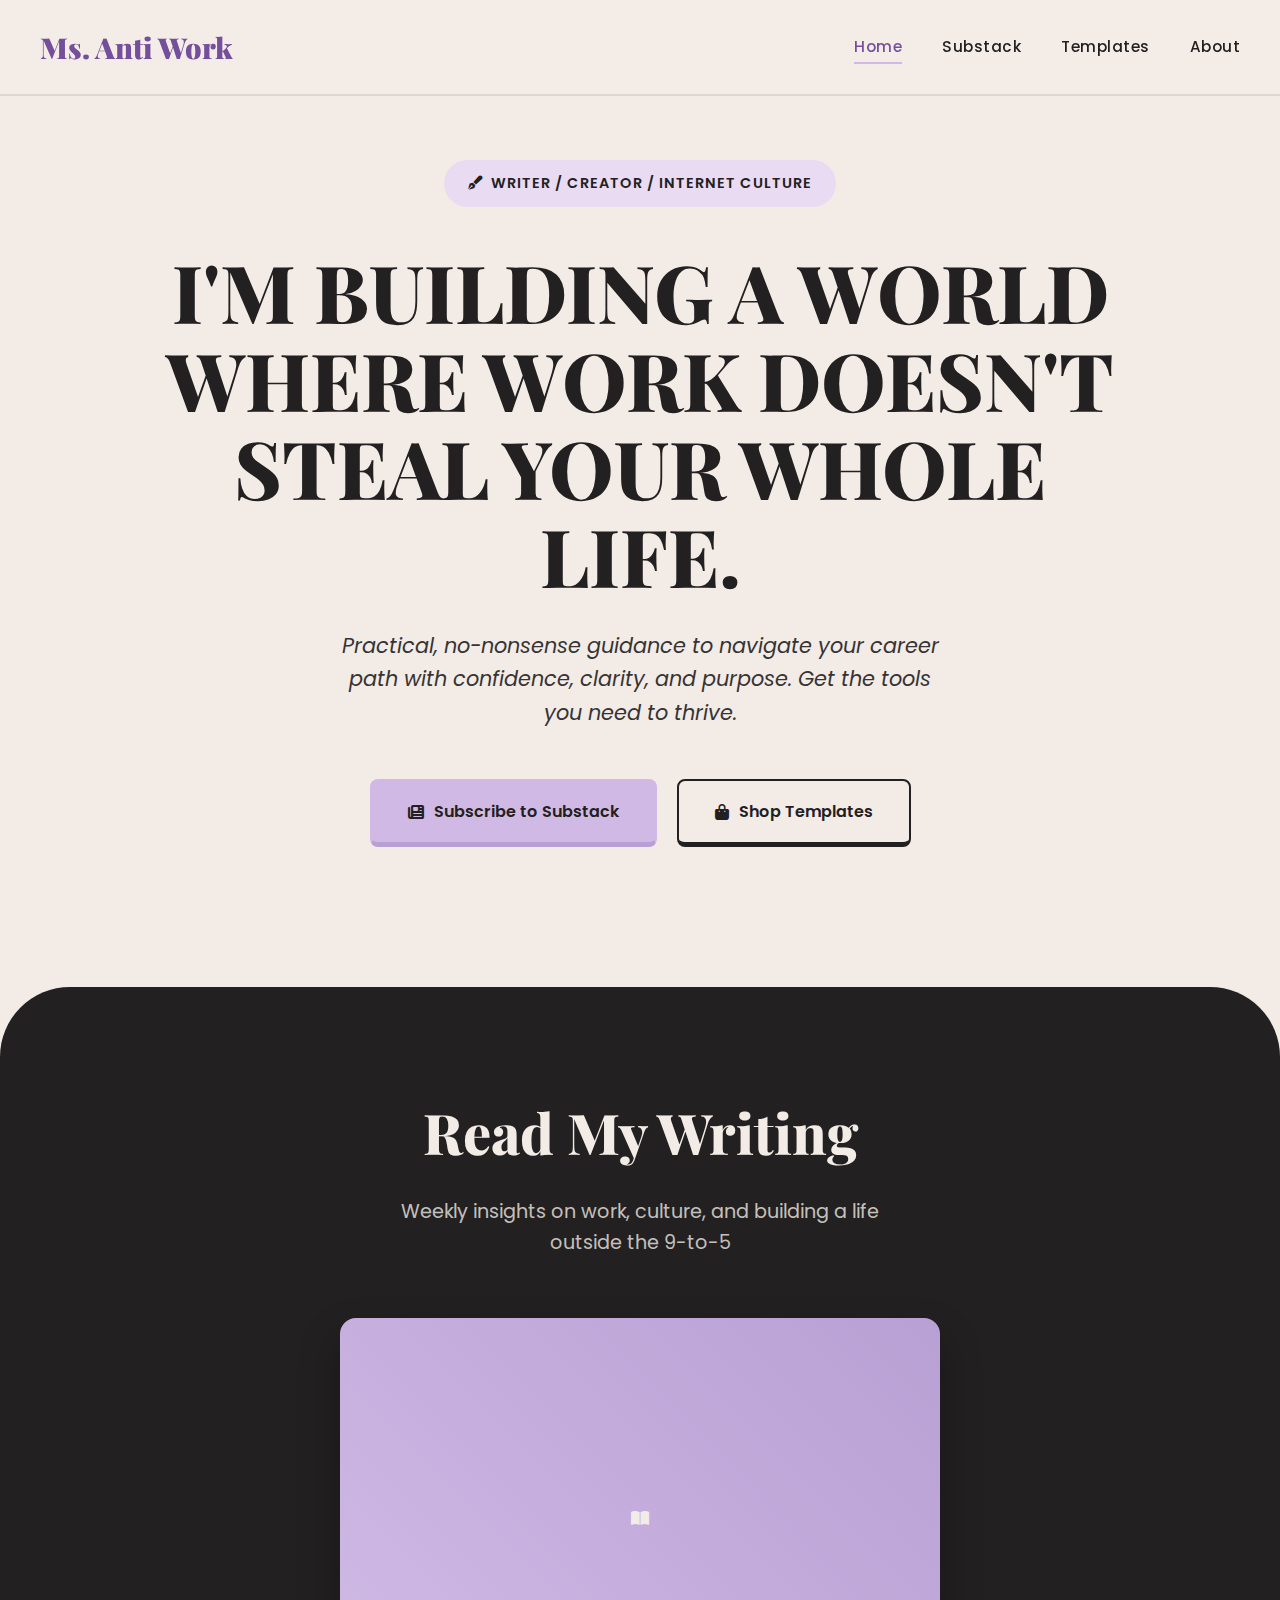
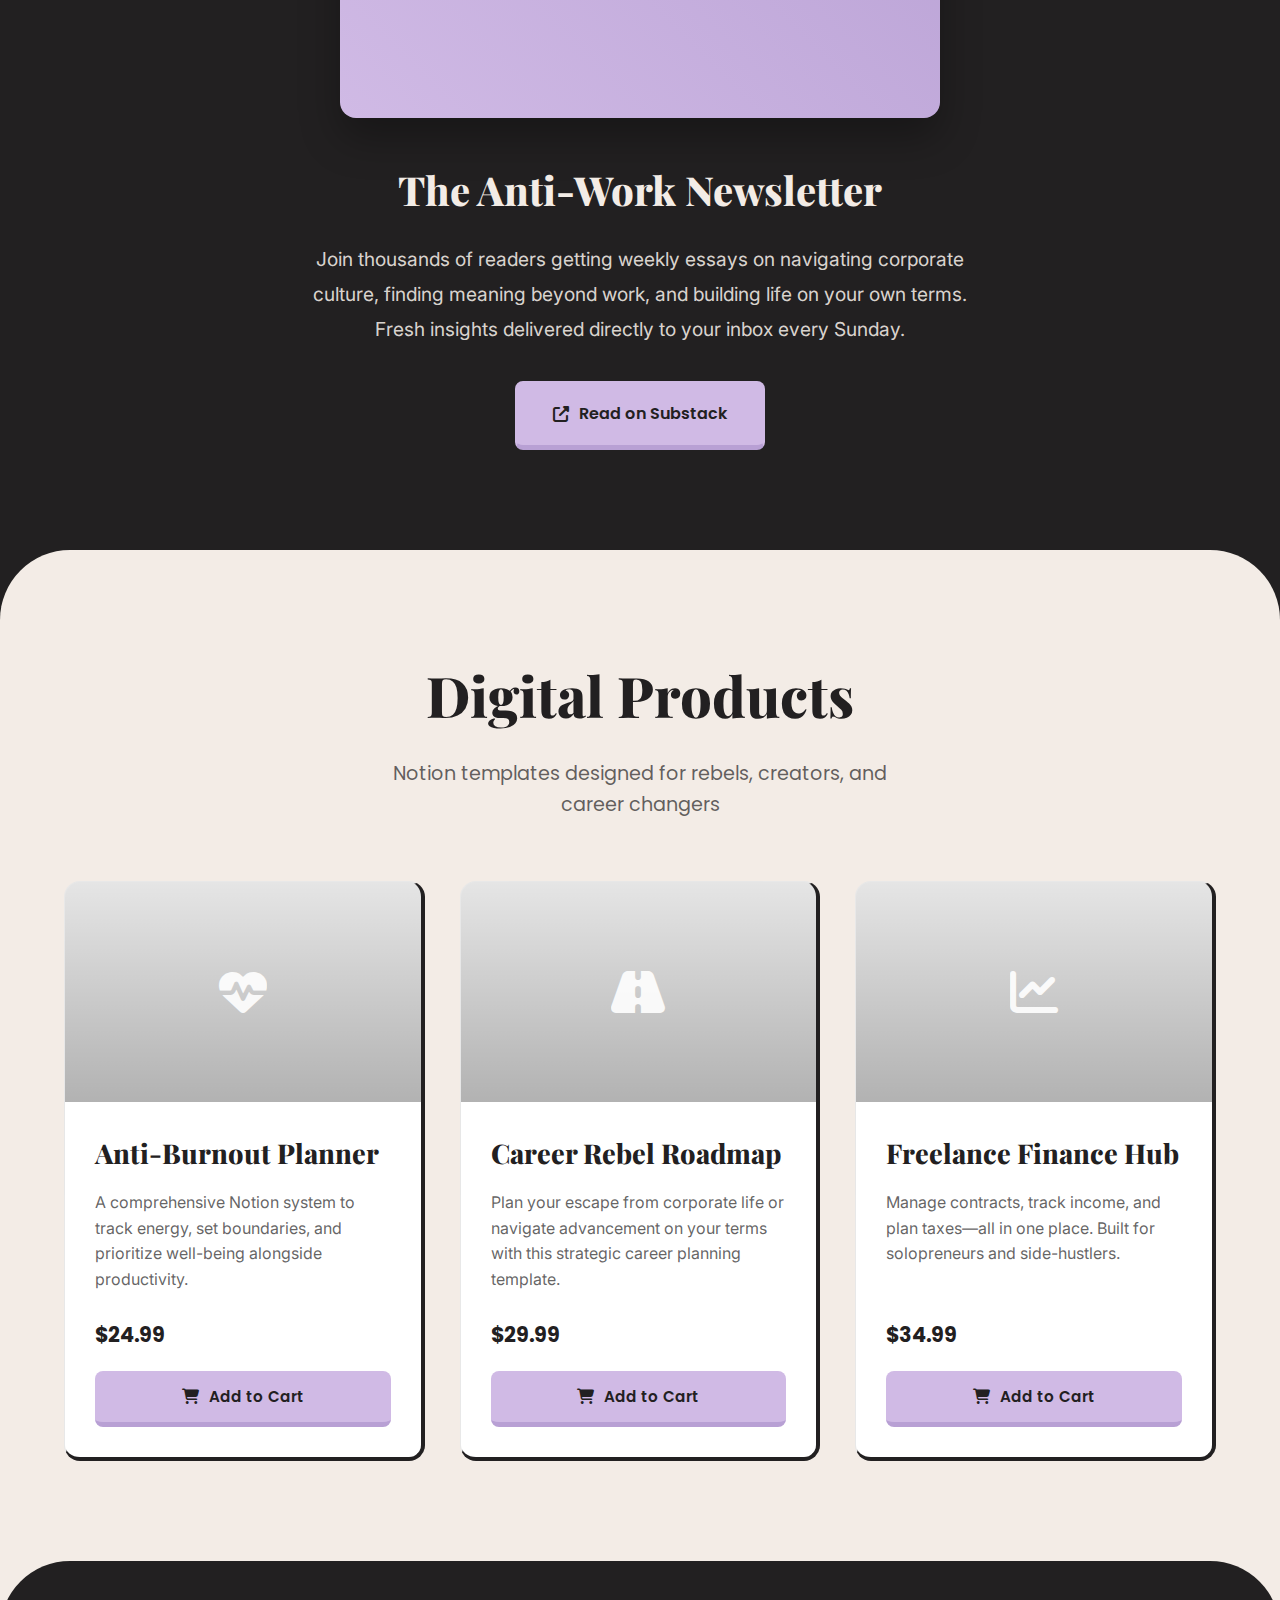
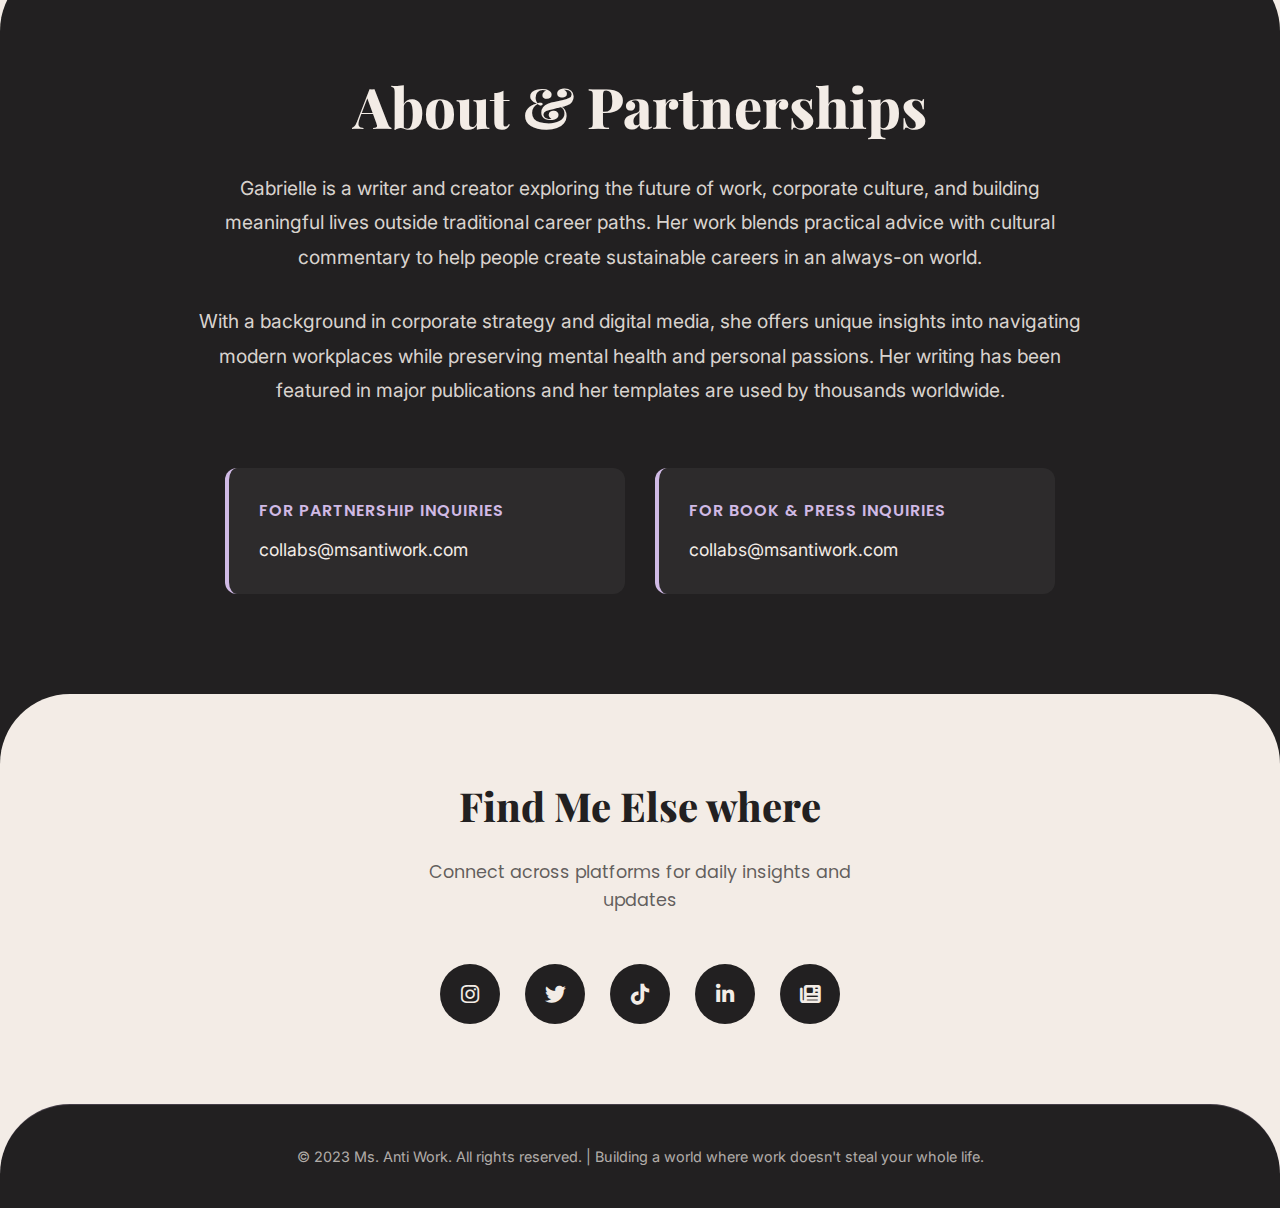
<file: index.html>
<!DOCTYPE html>
<html lang="en">
<head>
    <meta charset="UTF-8">
    <meta name="viewport" content="width=device-width, initial-scale=1.0">
    <title>Ms. Anti Work | Writer & Creator</title>
    <link rel="stylesheet" href="https://cdnjs.cloudflare.com/ajax/libs/font-awesome/6.4.0/css/all.min.css">
    <link rel="preconnect" href="https://fonts.googleapis.com">
    <link rel="preconnect" href="https://fonts.gstatic.com" crossorigin>
    <link href="https://fonts.googleapis.com/css2?family=Playfair+Display:wght@700;800;900&family=Poppins:wght@400;500;600;700&family=Inter:wght@300;400;500;600&display=swap" rel="stylesheet">
    <style>
        /* CSS Reset */
        * {
            margin: 0;
            padding: 0;
            box-sizing: border-box;
        }

        :root {
            --lilac: #d0bae5;
            --cream: #f3ece6;
            --charcoal: #222021;
            --light-lilac: #e8dbf2;
            --transition: all 0.3s cubic-bezier(0.4, 0, 0.2, 1);
        }

        body {
            font-family: 'Inter', sans-serif;
            color: var(--charcoal);
            background-color: var(--cream);
            line-height: 1.6;
            overflow-x: hidden;
        }

        h1, h2, h3 {
            font-family: 'Playfair Display', serif;
            font-weight: 800;
        }

        .subtitle {
            font-family: 'Poppins', sans-serif;
            font-weight: 500;
        }

        .container {
            width: 100%;
            max-width: 1200px;
            margin: 0 auto;
            padding: 0 24px;
        }

        section {
            padding: 100px 0;
        }

        /* Navbar - Clean Luxury */
        .navbar-container {
            background-color: var(--cream);
            position: fixed;
            top: 0;
            width: 100%;
            z-index: 1000;
            border-bottom: 2px solid rgba(34, 32, 33, 0.1);
            backdrop-filter: blur(10px);
            background-color: rgba(243, 236, 230, 0.95);
        }

        .navbar {
            display: flex;
            justify-content: space-between;
            align-items: center;
            padding: 24px 0;
            max-width: 1200px;
            margin: 0 auto;
        }

        .navbar-logo {
            font-family: 'Playfair Display', serif;
            font-weight: 900;
            font-size: 1.8rem;
            color:#734f9c;
        }

        .navbar-links {
            display: flex;
            gap: 40px;
            align-items: center;
        }

        .nav-link {
            color: var(--charcoal);
            text-decoration: none;
            font-family: 'Poppins', sans-serif;
            font-weight: 500;
            font-size: 0.95rem;
            letter-spacing: 0.5px;
            transition: var(--transition);
            position: relative;
        }

        .nav-link:hover {
            color:#734f9c;
        }

        .nav-link.active {
            color:#734f9c;
        }

        .nav-link.active::after {
            content: '';
            position: absolute;
            bottom: -5px;
            left: 0;
            width: 100%;
            height: 2px;
            background-color: var(--lilac);
        }

        .menu-toggle {
            display: none;
            background: none;
            border: none;
            color: var(--charcoal);
            font-size: 1.5rem;
            cursor: pointer;
        }

        /* Hero Section - Compact & High Energy */
        .hero-section {
            padding-top: 160px;
            padding-bottom: 80px;
            min-height: 100vh;
            display: flex;
            align-items: center;
        }

        .hero-content {
            max-width: 1000px;
            margin: 0 auto;
            text-align: center;
        }

        .hero-tag {
            display: inline-flex;
            align-items: center;
            gap: 8px;
            background-color: var(--light-lilac);
            color: var(--charcoal);
            padding: 12px 24px;
            border-radius: 30px;
            font-family: 'Poppins', sans-serif;
            font-weight: 600;
            font-size: 0.9rem;
            text-transform: uppercase;
            letter-spacing: 1px;
            margin-bottom: 40px;
        }

        .hero-title {
            font-size: 5rem;
            line-height: 1.1;
            margin-bottom: 30px;
            color: var(--charcoal);
            text-transform: uppercase;
        }

        .hero-subtitle {
            font-family: 'Poppins', sans-serif;
            font-size: 1.3rem;
            color: var(--charcoal);
            max-width: 600px;
            margin: 0 auto 50px;
            opacity: 0.9;
            font-style: italic;
        }

        .hero-buttons {
            display: flex;
            gap: 20px;
            justify-content: center;
            margin-bottom: 60px;
        }

        .btn {
            display: inline-flex;
            align-items: center;
            justify-content: center;
            gap: 10px;
            padding: 18px 36px;
            font-family: 'Poppins', sans-serif;
            font-weight: 600;
            font-size: 1rem;
            text-decoration: none;
            border-radius: 8px;
            transition: var(--transition);
            border: 2px solid transparent;
        }

        .btn-primary {
            background-color: var(--lilac);
            color: var(--charcoal);
            border-bottom: #b8a0d4 5px solid;
        }

        .btn-primary:hover {
            background-color: var(--charcoal);
            color: var(--cream);
            transform: translateY(-2px);
            box-shadow: 0 10px 30px rgba(208, 186, 229, 0.3);
            border-bottom: black 5px solid;
        }

        .btn-secondary {
            background-color: transparent;
            color: var(--charcoal);
            border: 2px solid var(--charcoal);
            border-bottom: #222021 5px solid;
        }

        .btn-secondary:hover {
            background-color: var(--charcoal);
            color: var(--cream);
            transform: translateY(-2px);
        }

        /* Updated Substack Section - Book Image Centered */
        .substack-section {
            background-color: var(--charcoal);
            color: var(--cream);
            padding: 100px 0;
            border-radius: 70px 70px 0px 0px;
        }

        .section-header {
            text-align: center;
            margin-bottom: 60px;
        }

        .section-title {
            font-size: 3.5rem;
            margin-bottom: 20px;
            color: var(--cream);
        }

        .section-subtitle {
            font-family: 'Poppins', sans-serif;
            font-size: 1.2rem;
            color: rgba(243, 236, 230, 0.8);
            max-width: 500px;
            margin: 0 auto;
        }

        .book-container {
            display: flex;
            flex-direction: column;
            align-items: center;
            max-width: 900px;
            margin: 0 auto;
        }

        .book-image {
            width: 100%;
            max-width: 600px;
            height: 400px;
            background: linear-gradient(45deg, var(--lilac), #b8a0d4);
            border-radius: 16px;
            margin-bottom: 40px;
            display: flex;
            align-items: center;
            justify-content: center;
            overflow: hidden;
            box-shadow: 0 20px 40px rgba(0, 0, 0, 0.3);
            position: relative;
        }

        .book-image::before {
            content: "";
            position: absolute;
            top: 0;
            left: 0;
            right: 0;
            bottom: 0;
            background: url('https://images.unsplash.com/photo-1544716278-ca5e3f4abd8c?ixlib=rb-4.0.3&ixid=M3wxMjA3fDB8MHxwaG90by1wYWdlfHx8fGVufDB8fHx8fA%3D%3D&auto=format&fit=crop&w=1074&q=80') center/cover no-repeat;
            opacity: 0.9;
        }

        .book-content {
            text-align: center;
            max-width: 700px;
        }

        .book-content h3 {
            font-size: 2.5rem;
            margin-bottom: 20px;
            color: var(--cream);
        }

        .book-content p {
            font-family: 'Inter', sans-serif;
            font-size: 1.2rem;
            margin-bottom: 35px;
            line-height: 1.8;
            color: rgba(243, 236, 230, 0.9);
        }

        /* Updated Products Section - Images with CTA Buttons */
        .products-section {
            border-radius: 70px 70px 0px 0px;
            padding: 100px 0;
            background-color: var(--cream);
        }

        .products-section .section-title {
            color: var(--charcoal);
        }

        .products-section .section-subtitle {
            color: rgba(34, 32, 33, 0.7);
        }

        .products-grid {
            display: grid;
            grid-template-columns: repeat(auto-fit, minmax(300px, 1fr));
            gap: 35px;
            margin-top: 60px;
        }

        .product-card {
            background-color: white;
            border-radius: 16px;
            overflow: hidden;
            transition: var(--transition);
            border: 1px solid rgba(34, 32, 33, 0.1);
            display: flex;
            flex-direction: column;
            height: 100%;
            border-right: #222021 4px solid;
            border-bottom: #222021 4px solid;
        }

        .product-card:hover {
            transform: translateY(-10px);
            box-shadow: 0 20px 40px rgba(34, 32, 33, 0.1);
            border-color: var(--lilac);
        }

        .product-image {
            width: 100%;
            height: 220px;
            background-size: cover;
            background-position: center;
            display: flex;
            align-items: center;
            justify-content: center;
            position: relative;
        }

        .product-image::after {
            content: "";
            position: absolute;
            top: 0;
            left: 0;
            right: 0;
            bottom: 0;
            background: linear-gradient(to bottom, rgba(0,0,0,0.1), rgba(0,0,0,0.3));
        }

        .product-image i {
            z-index: 2;
            font-size: 3rem;
            color: white;
            opacity: 0.9;
        }

        .product-content {
            padding: 30px;
            display: flex;
            flex-direction: column;
            flex-grow: 1;
            text-decoration: none !important;
        }

        .product-name {
            font-size: 1.7rem;
            margin-bottom: 15px;
            color: var(--charcoal);
            text-decoration: none !important;
        }

        .product-desc {
            font-family: 'Inter', sans-serif;
            color: rgba(34, 32, 33, 0.7);
            margin-bottom: 25px;
            line-height: 1.6;
            flex-grow: 1;
        }

        .product-price {
            font-family: 'Poppins', sans-serif;
            font-weight: 700;
            font-size: 1.3rem;
            color: var(--charcoal);
            margin-bottom: 20px;
        }

        .product-btn {
            display: inline-flex;
            align-items: center;
            justify-content: center;
            gap: 10px;
            padding: 14px 24px;
            background-color: var(--lilac);
            color: var(--charcoal);
            border-radius: 8px;
            text-decoration: none;
            font-family: 'Poppins', sans-serif;
            font-weight: 600;
            font-size: 0.95rem;
            transition: var(--transition);
            border: none;
            cursor: pointer;
            width: 100%;
            border-bottom: #b8a0d4 5px solid;
        }

        .product-btn:hover {
            background-color: var(--charcoal);
            color: var(--cream);
            transform: translateY(-2px);
        }

        /* Updated About Section - Fully Responsive */
        .about-section {
            padding: 100px 0;
            background-color: var(--charcoal);
            color: var(--cream);
            border-radius: 70px 70px 0px 0px;
        }

        .about-container {
            max-width: 900px;
            margin: 0 auto;
            text-align: center;
        }

        .about-content {
            margin-bottom: 60px;
        }

        .about-content p {
            font-family: 'Inter', sans-serif;
            font-size: 1.2rem;
            line-height: 1.8;
            margin-bottom: 30px;
            color: rgba(243, 236, 230, 0.9);
        }

        .contact-info {
            display: flex;
            flex-wrap: wrap;
            justify-content: center;
            gap: 30px;
            max-width: 900px;
            margin: 0 auto;
        }

        .contact-item {
            text-align: left;
            padding: 30px;
            background-color: rgba(255, 255, 255, 0.05);
            border-radius: 12px;
            border-left: 4px solid var(--lilac);
            flex: 1;
            min-width: 250px;
            max-width: 400px;
        }

        .contact-label {
            font-family: 'Poppins', sans-serif;
            font-weight: 600;
            margin-bottom: 12px;
            color: var(--lilac);
            font-size: 1rem;
            text-transform: uppercase;
            letter-spacing: 1px;
        }

        .contact-email {
            font-family: 'Inter', sans-serif;
            color: var(--cream);
            text-decoration: none;
            font-size: 1.1rem;
            transition: var(--transition);
            word-break: break-all;
        }

        .contact-email:hover {
            color: var(--lilac);
            text-decoration: underline;
        }

        /* Social Section - Clean Icons */
        .social-section {
            padding: 80px 0;
            background-color: var(--cream);
            text-align: center;
            border-radius: 70px 70px 0px 0px;
        }

        .social-title {
            font-size: 2.5rem;
            margin-bottom: 20px;
            color: var(--charcoal);
        }

        .social-subtitle {
            font-family: 'Poppins', sans-serif;
            font-size: 1.1rem;
            color: rgba(34, 32, 33, 0.7);
            margin-bottom: 50px;
            max-width: 500px;
            margin: 0 auto 50px;
        }

        .social-links {
            display: flex;
            justify-content: center;
            gap: 25px;
            flex-wrap: wrap;
        }

        .social-link {
            display: flex;
            align-items: center;
            justify-content: center;
            width: 60px;
            height: 60px;
            background-color: var(--charcoal);
            color: var(--cream);
            border-radius: 50%;
            font-size: 1.3rem;
            transition: var(--transition);
            text-decoration: none;
        }

        .social-link:hover {
            background-color: var(--lilac);
            color: var(--charcoal);
            transform: translateY(-5px);
        }

        /* Footer */
        .footer {
            padding: 40px 0;
            background-color: var(--charcoal);
            color: var(--cream);
            text-align: center;
            border-top: 1px solid rgba(208, 186, 229, 0.2);
            border-radius: 70px 70px 0px 0px;
        }

        .footer-text {
            font-family: 'Inter', sans-serif;
            font-size: 0.9rem;
            color: rgba(243, 236, 230, 0.7);
        }

        /* Responsive Design */
        @media (max-width: 1200px) {
            .container {
                padding: 0 30px;
            }
        }

        @media (max-width: 1024px) {
            .hero-title {
                font-size: 3.5rem;
            }
            
            .section-title {
                font-size: 2.8rem;
            }
            
            .book-image {
                max-width: 500px;
                height: 350px;
            }
        }

        @media (max-width: 900px) {
            .contact-info {
                flex-direction: column;
                align-items: center;
            }
            
            .contact-item {
                width: 100%;
                max-width: 500px;
            }
        }

        @media (max-width: 768px) {
            .navbar-links {
                position: fixed;
                top: 90px;
                left: 0;
                width: 100%;
                background-color: var(--cream);
                flex-direction: column;
                padding: 30px;
                gap: 25px;
                transform: translateY(-100%);
                opacity: 0;
                visibility: hidden;
                transition: var(--transition);
                box-shadow: 0 10px 30px rgba(34, 32, 33, 0.1);
                z-index: 999;
            }
            
            .navbar-links.active {
                transform: translateY(0);
                opacity: 1;
                visibility: visible;
            }
            
            .menu-toggle {
                display: block;
            }
            
            .hero-section {
                padding-top: 140px;
            }
            
            .hero-title {
                font-size: 2.8rem;
            }
            
            .hero-subtitle {
                font-size: 1.1rem;
            }
            
            .hero-buttons {
                flex-direction: column;
                align-items: center;
            }
            
            .btn {
                width: 100%;
                max-width: 300px;
            }
            
            .section-title {
                font-size: 2.3rem;
            }
            
            .book-image {
                height: 300px;
                max-width: 450px;
            }
            
            .book-content h3 {
                font-size: 2rem;
            }
            
            .products-grid {
                grid-template-columns: repeat(auto-fit, minmax(280px, 1fr));
                max-width: 600px;
                margin: 60px auto 0;
            }
        }

        @media (max-width: 600px) {
            section {
                padding: 80px 0;
            }
            
            .hero-title {
                font-size: 2.3rem;
            }
            
            .section-title {
                font-size: 2rem;
            }
            
            .book-image {
                height: 250px;
                max-width: 350px;
            }
            
            .book-content p {
                font-size: 1.1rem;
            }
            
            .products-grid {
                grid-template-columns: 1fr;
                max-width: 400px;
            }
            
            .contact-item {
                padding: 25px 20px;
            }
            
            .substack-section,
            .about-section {
                border-radius: 50px 50px 0 0;
            }
        }

        @media (max-width: 480px) {
            .container {
                padding: 0 20px;
            }
            
            .hero-title {
                font-size: 2rem;
            }
            
            .section-title {
                font-size: 1.8rem;
            }
            
            .book-image {
                height: 200px;
                max-width: 300px;
            }
            
            .book-content h3 {
                font-size: 1.7rem;
            }
            
            .book-content p {
                font-size: 1rem;
            }
            
            .product-card {
                max-width: 100%;
            }
            
            .contact-item {
                padding: 20px;
                min-width: 100%;
            }
            
            .social-links {
                gap: 15px;
            }
            
            .social-link {
                width: 50px;
                height: 50px;
                font-size: 1.1rem;
            }
            
            .substack-section,
            .about-section {
                border-radius: 40px 40px 0 0;
            }
        }

        @media (max-width: 360px) {
            .hero-title {
                font-size: 1.8rem;
            }
            
            .hero-subtitle {
                font-size: 1rem;
            }
            
            .section-title {
                font-size: 1.6rem;
            }
            
            .book-image {
                height: 180px;
                max-width: 260px;
            }
        }
    </style>
</head>
<body>
    <!-- Navigation -->
    <header class="navbar-container">
        <nav class="navbar container">
            <div class="navbar-logo">Ms. Anti Work</div>
            
            <div class="navbar-links" id="navbarLinks">
                <a href="#home" class="nav-link active">Home</a>
                <a href="#substack" class="nav-link">Substack</a>
                <a href="#products" class="nav-link">Templates</a>
                <a href="#about" class="nav-link">About</a>
            </div>
            
            <button class="menu-toggle" id="menuToggle">
                <i class="fas fa-bars"></i>
            </button>
        </nav>
    </header>

    <!-- Hero Section -->
    <section class="hero-section" id="home">
        <div class="container">
            <div class="hero-content">
                <div class="hero-tag">
                    <i class="fas fa-pen-fancy"></i>
                    <span>Writer / Creator / Internet Culture</span>
                </div>
                
                <h1 class="hero-title">
                    I'm building a world where work doesn't steal your whole life.
                </h1>
                
                <p class="hero-subtitle">
                    Practical, no-nonsense guidance to navigate your career path with confidence, clarity, and purpose. Get the tools you need to thrive.
                </p>
                
                <div class="hero-buttons">
                    <a href="https://substack.com/@msantiwork" target="_blank" class="btn btn-primary">
                        <i class="fas fa-newspaper"></i> Subscribe to Substack
                    </a>
                    <a href="#products" class="btn btn-secondary">
                        <i class="fas fa-shopping-bag"></i> Shop Templates
                    </a>
                </div>
            </div>
        </div>
    </section>

    <!-- Updated Substack Section -->
    <section class="substack-section" id="substack">
        <div class="container">
            <div class="section-header">
                <h2 class="section-title">Read My Writing</h2>
                <p class="section-subtitle">Weekly insights on work, culture, and building a life outside the 9-to-5</p>
            </div>
            
            <div class="book-container">
                <div class="book-image">
                    <i class="fas fa-book-open"></i>
                </div>
                <div class="book-content">
                    <h3>The Anti-Work Newsletter</h3>
                    <p>Join thousands of readers getting weekly essays on navigating corporate culture, finding meaning beyond work, and building life on your own terms. Fresh insights delivered directly to your inbox every Sunday.</p>
                    <a href="https://substack.com/@msantiwork" target="_blank" class="btn btn-primary">
                        <i class="fas fa-external-link-alt"></i> Read on Substack
                    </a>
                </div>
            </div>
        </div>
    </section>

    <!-- Updated Products Section -->
     <div style="background-color: #222021 !important;">
    <section class="products-section" id="products">
        <div class="container">
            <div class="section-header">
                <h2 class="section-title">Digital Products</h2>
                <p class="section-subtitle">Notion templates designed for rebels, creators, and career changers</p>
            </div>
            
            <div class="products-grid">
                <!-- Template 1 -->
                <div class="product-card">
                    <div class="product-image" style="background-image: url('https://images.unsplash.com/photo-1545235617-9465d2a55698?ixlib=rb-4.0.3&ixid=M3wxMjA3fDB8MHxwaG90by1wYWdlfHx8fGVufDB8fHx8fA%3D%3D&auto=format&fit=crop&w=1180&q=80');">
                        <i class="fas fa-heartbeat"></i>
                    </div>
                    <div class="product-content">
                        <h3 class="product-name">Anti-Burnout Planner</h3>
                        <p class="product-desc">A comprehensive Notion system to track energy, set boundaries, and prioritize well-being alongside productivity.</p>
                        <div class="product-price">$24.99</div>
                        <button class="product-btn">
                            <i class="fas fa-shopping-cart"></i> Add to Cart
                        </button>
                    </div>
                </div>
                
                <!-- Template 2 -->
                <div class="product-card">
                    <div class="product-image" style="background-image: url('https://images.unsplash.com/photo-1542744173-8e7e53415bb0?ixlib=rb-4.0.3&ixid=M3wxMjA3fDB8MHxwaG90by1wYWdlfHx8fGVufDB8fHx8fA%3D%3D&auto=format&fit=crop&w=1170&q=80');">
                        <i class="fas fa-road"></i>
                    </div>
                    <div class="product-content">
                        <h3 class="product-name">Career Rebel Roadmap</h3>
                        <p class="product-desc">Plan your escape from corporate life or navigate advancement on your terms with this strategic career planning template.</p>
                        <div class="product-price">$29.99</div>
                        <button class="product-btn">
                            <i class="fas fa-shopping-cart"></i> Add to Cart
                        </button>
                    </div>
                </div>
                
                <!-- Template 3 -->
                <div class="product-card">
                    <div class="product-image" style="background-image: url('https://images.unsplash.com/photo-1554224155-6726b3ff858f?ixlib=rb-4.0.3&ixid=M3wxMjA3fDB8MHxwaG90by1wYWdlfHx8fGVufDB8fHx8fA%3D%3D&auto=format&fit=crop&w=1011&q=80');">
                        <i class="fas fa-chart-line"></i>
                    </div>
                    <div class="product-content">
                        <h3 class="product-name">Freelance Finance Hub</h3>
                        <p class="product-desc">Manage contracts, track income, and plan taxes—all in one place. Built for solopreneurs and side-hustlers.</p>
                        <div class="product-price">$34.99</div>
                        <button class="product-btn">
                            <i class="fas fa-shopping-cart"></i> Add to Cart
                        </button>
                    </div>
                </div>
            </div>
        </div>
    </section>
    </div>

    <!-- Updated About Section -->
    <section class="about-section" id="about">
        <div class="container">
            <div class="about-container">
                <div class="about-content">
                    <h2 class="section-title">About & Partnerships</h2>
                    <p>
                        Gabrielle is a writer and creator exploring the future of work, corporate culture, and building meaningful lives outside traditional career paths. Her work blends practical advice with cultural commentary to help people create sustainable careers in an always-on world.
                    </p>
                    <p>
                        With a background in corporate strategy and digital media, she offers unique insights into navigating modern workplaces while preserving mental health and personal passions. Her writing has been featured in major publications and her templates are used by thousands worldwide.
                    </p>
                </div>
                
                <div class="contact-info">
                    <div class="contact-item">
                        <div class="contact-label">For Partnership Inquiries</div>
                        <a href="mailto:collabs@msantiwork.com" class="contact-email">collabs@msantiwork.com</a>
                    </div>
                    
                    <div class="contact-item">
                        <div class="contact-label">For Book & Press Inquiries</div>
                        <a href="mailto:collabs@msantiwork.com" class="contact-email">collabs@msantiwork.com</a>
                    </div>
                </div>
            </div>
        </div>
    </section>

    <!-- Social Section -->
     <div style="background-color: #222021;">
    <section class="social-section">
        <div class="container">
            <h2 class="social-title">Find Me Else where</h2>
            <p class="social-subtitle">Connect across platforms for daily insights and updates</p>
            
            <div class="social-links">
                <a href="https://instagram.com/msantiwork" target="_blank" class="social-link">
                    <i class="fab fa-instagram"></i>
                </a>
                <a href="https://twitter.com/msantiwork" target="_blank" class="social-link">
                    <i class="fab fa-twitter"></i>
                </a>
                <a href="https://tiktok.com/@msantiwork" target="_blank" class="social-link">
                    <i class="fab fa-tiktok"></i>
                </a>
                <a href="https://linkedin.com/in/msantiwork" target="_blank" class="social-link">
                    <i class="fab fa-linkedin-in"></i>
                </a>
                <a href="https://substack.com/@msantiwork" target="_blank" class="social-link">
                    <i class="fas fa-newspaper"></i>
                </a>
            </div>
        </div>
    </section>
    </div>

    <!-- Footer -->
    <footer class="footer">
        <div class="container">
            <p class="footer-text">© 2023 Ms. Anti Work. All rights reserved. | Building a world where work doesn't steal your whole life.</p>
        </div>
    </footer>

    <script>
        // Mobile Menu Toggle
        const menuToggle = document.getElementById('menuToggle');
        const navbarLinks = document.getElementById('navbarLinks');

        menuToggle.addEventListener('click', function() {
            navbarLinks.classList.toggle('active');
            
            // Change icon
            const icon = this.querySelector('i');
            if (navbarLinks.classList.contains('active')) {
                icon.classList.remove('fa-bars');
                icon.classList.add('fa-times');
            } else {
                icon.classList.remove('fa-times');
                icon.classList.add('fa-bars');
            }
        });

        // Close mobile menu when clicking on a link
        document.querySelectorAll('.nav-link').forEach(link => {
            link.addEventListener('click', function(e) {
                // Only prevent default for anchor links
                if (this.getAttribute('href').startsWith('#')) {
                    e.preventDefault();
                    
                    const targetId = this.getAttribute('href');
                    const targetElement = document.querySelector(targetId);
                    
                    if (targetElement) {
                        window.scrollTo({
                            top: targetElement.offsetTop - 100,
                            behavior: 'smooth'
                        });
                    }
                }
                
                // Close mobile menu
                if (navbarLinks.classList.contains('active')) {
                    navbarLinks.classList.remove('active');
                    const icon = menuToggle.querySelector('i');
                    icon.classList.remove('fa-times');
                    icon.classList.add('fa-bars');
                }
                
                // Update active link
                document.querySelectorAll('.nav-link').forEach(item => {
                    item.classList.remove('active');
                });
                this.classList.add('active');
            });
        });

        // Update active link on scroll
        window.addEventListener('scroll', function() {
            const sections = document.querySelectorAll('section');
            const navLinks = document.querySelectorAll('.nav-link');
            
            let current = '';
            
            sections.forEach(section => {
                const sectionTop = section.offsetTop;
                const sectionHeight = section.clientHeight;
                if (scrollY >= (sectionTop - 150)) {
                    current = section.getAttribute('id');
                }
            });
            
            navLinks.forEach(link => {
                link.classList.remove('active');
                if (link.getAttribute('href') === `#${current}`) {
                    link.classList.add('active');
                }
            });
        });

        // Handle product button clicks
        document.querySelectorAll('.product-btn').forEach(button => {
            button.addEventListener('click', function(e) {
                const productName = this.closest('.product-card').querySelector('.product-name').textContent;
                alert(`"${productName}" has been added to your cart! In a real website, this would redirect to checkout.`);
            });
        });

        // Make entire page responsive with additional adjustments
        window.addEventListener('resize', function() {
            // Update book image size based on viewport
            const bookImage = document.querySelector('.book-image');
            if (bookImage) {
                if (window.innerWidth <= 480) {
                    bookImage.style.maxWidth = '280px';
                } else if (window.innerWidth <= 600) {
                    bookImage.style.maxWidth = '350px';
                } else if (window.innerWidth <= 768) {
                    bookImage.style.maxWidth = '450px';
                } else {
                    bookImage.style.maxWidth = '600px';
                }
            }
        });

        // Initialize on load
        document.addEventListener('DOMContentLoaded', function() {
            // Trigger resize event to set initial values
            window.dispatchEvent(new Event('resize'));
        });
    </script>

    <!--Start of Tawk.to Script-->
<script type="text/javascript">
var Tawk_API=Tawk_API||{}, Tawk_LoadStart=new Date();
(function(){
var s1=document.createElement("script"),s0=document.getElementsByTagName("script")[0];
s1.async=true;
s1.src='https://embed.tawk.to/69383529ed8dee197d0ec1e4/1jc1ovb2v';
s1.charset='UTF-8';
s1.setAttribute('crossorigin','*');
s0.parentNode.insertBefore(s1,s0);
})();
</script>
<!--End of Tawk.to Script-->
</body>
</html>
</file>
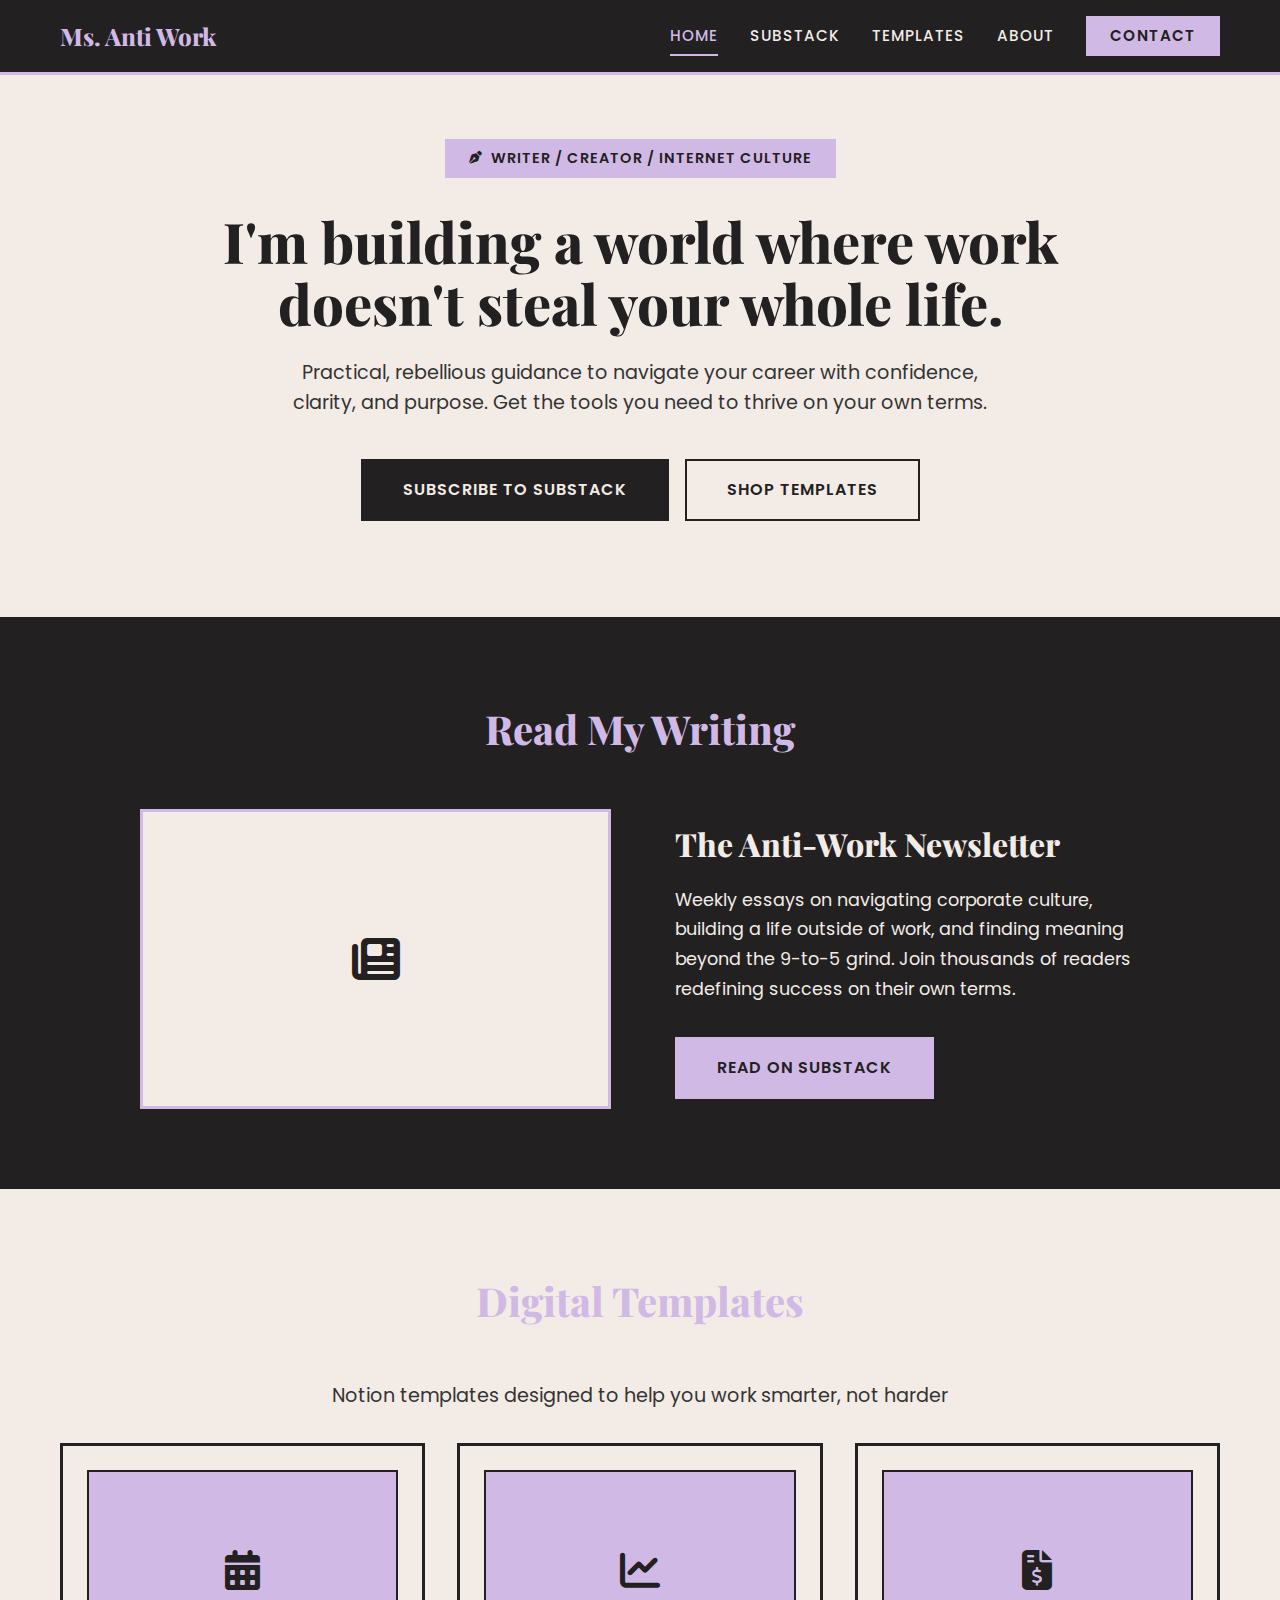
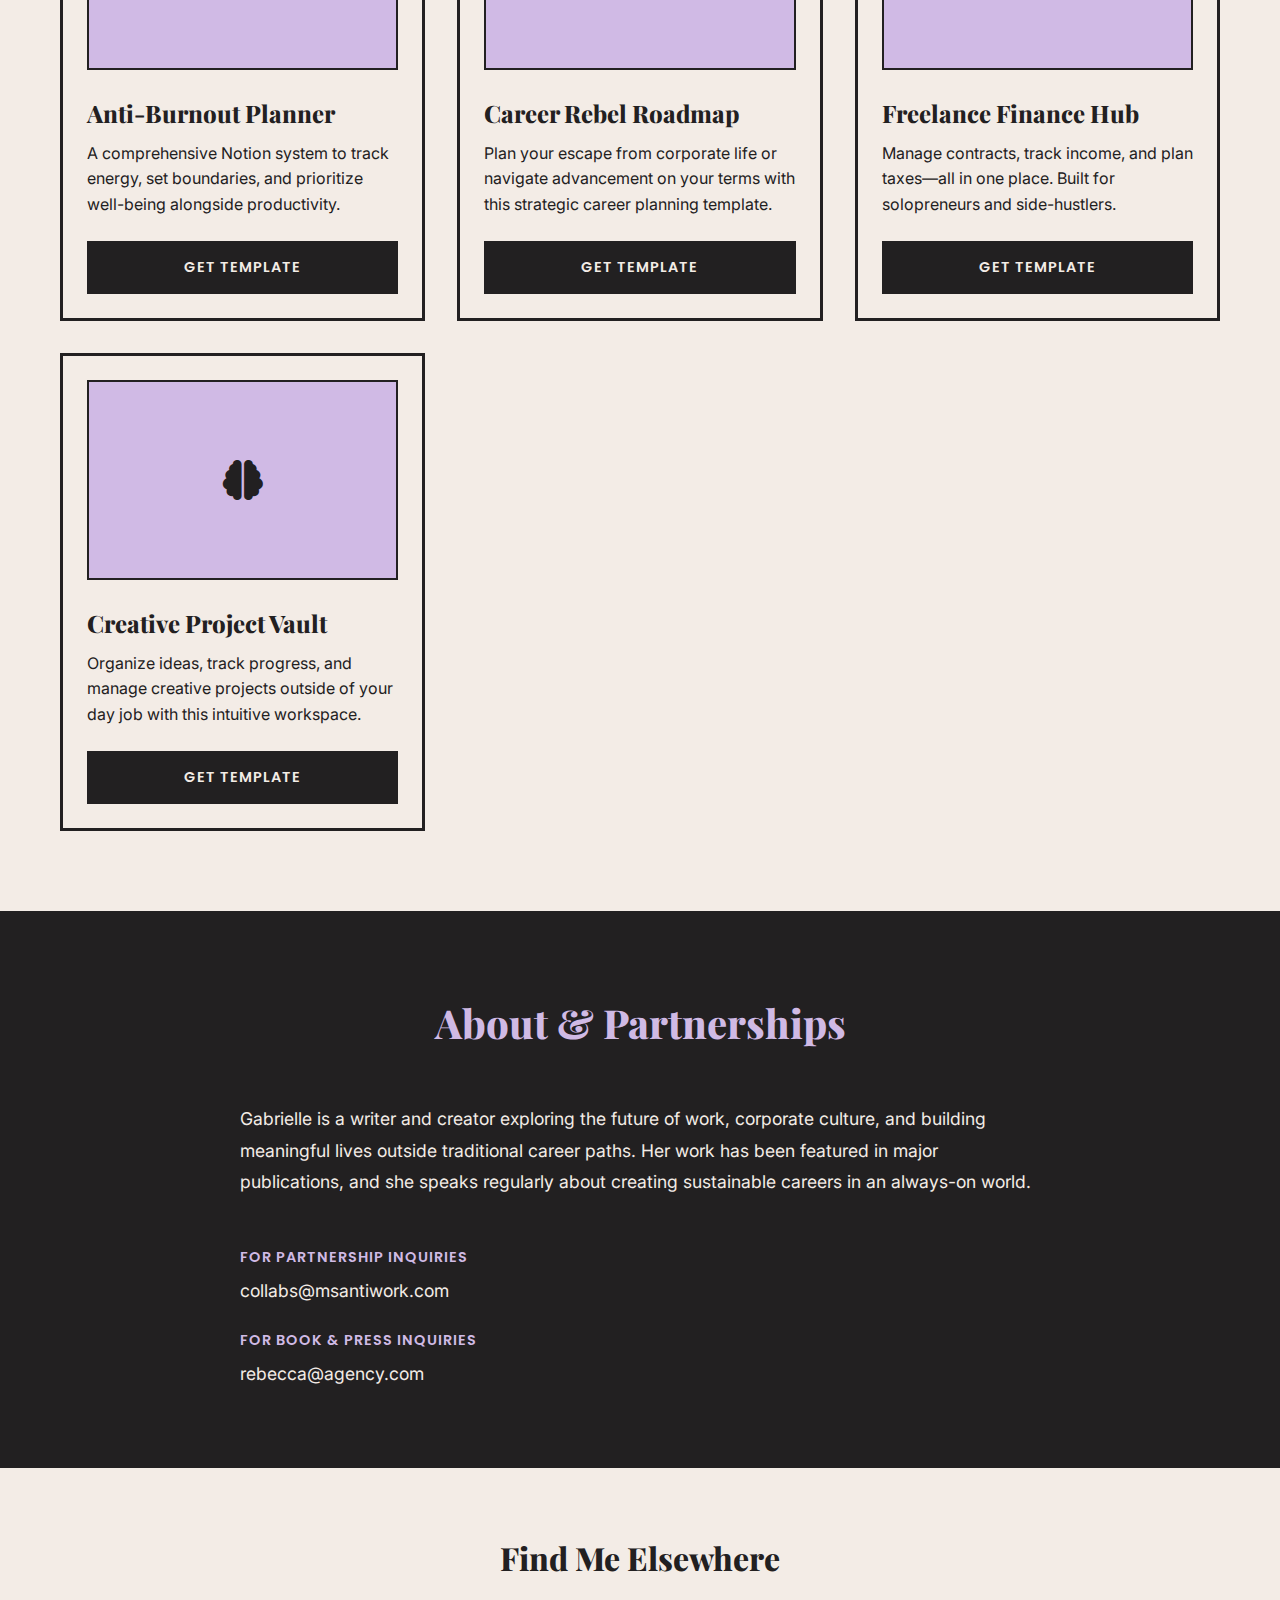
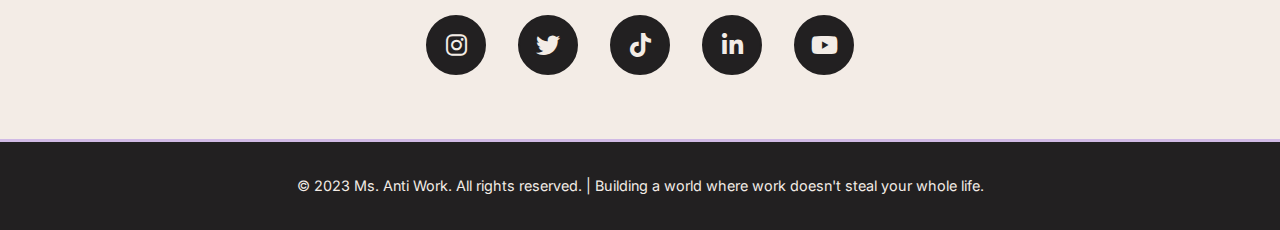
<file: demo.html>
<!DOCTYPE html>
<html lang="en">
<head>
    <meta charset="UTF-8">
    <meta name="viewport" content="width=device-width, initial-scale=1.0">
    <title>Ms. Anti Work | Writer & Creator</title>
    <link rel="stylesheet" href="https://cdnjs.cloudflare.com/ajax/libs/font-awesome/6.4.0/css/all.min.css">
    <link rel="preconnect" href="https://fonts.googleapis.com">
    <link rel="preconnect" href="https://fonts.gstatic.com" crossorigin>
    <link href="https://fonts.googleapis.com/css2?family=Playfair+Display:wght@700;800;900&family=Poppins:wght@400;500;600;700&family=Inter:wght@300;400;500;600&display=swap" rel="stylesheet">
    <style>
        /* CSS Reset */
        * {
            margin: 0;
            padding: 0;
            box-sizing: border-box;
        }

        :root {
            --lilac: #d0bae5;
            --cream: #f3ece6;
            --charcoal: #222021;
            --light-gray: #f9f9f9;
            --dark-gray: #333333;
            --transition: all 0.3s ease;
        }

        body {
            font-family: 'Inter', sans-serif;
            color: var(--charcoal);
            background-color: var(--cream);
            line-height: 1.6;
            overflow-x: hidden;
        }

        h1, h2, h3, h4, h5 {
            font-family: 'Playfair Display', serif;
            font-weight: 800;
            margin-bottom: 1rem;
        }

        .subtitle {
            font-family: 'Poppins', sans-serif;
            font-weight: 500;
        }

        .container {
            width: 100%;
            max-width: 1200px;
            margin: 0 auto;
            padding: 0 20px;
        }

        /* Navbar Styles */
        .navbar-container {
            background-color: var(--charcoal);
            padding: 1rem 0;
            position: sticky;
            top: 0;
            z-index: 100;
            border-bottom: 3px solid var(--lilac);
        }

        .navbar {
            display: flex;
            justify-content: space-between;
            align-items: center;
            max-width: 1200px;
            margin: 0 auto;
            padding: 0 20px;
        }

        .navbar-logo {
            font-family: 'Playfair Display', serif;
            font-weight: 800;
            font-size: 1.5rem;
            color: var(--lilac);
        }

        .navbar-links {
            display: flex;
            gap: 2rem;
        }

        .nav-link {
            color: var(--cream);
            text-decoration: none;
            font-family: 'Poppins', sans-serif;
            font-weight: 500;
            font-size: 0.95rem;
            text-transform: uppercase;
            letter-spacing: 1px;
            transition: var(--transition);
            padding: 0.5rem 0;
            position: relative;
        }

        .nav-link:hover, .nav-link.active {
            color: var(--lilac);
        }

        .nav-link.active::after {
            content: '';
            position: absolute;
            bottom: 0;
            left: 0;
            width: 100%;
            height: 2px;
            background-color: var(--lilac);
        }

        .contact-link {
            background-color: var(--lilac);
            color: var(--charcoal);
            padding: 0.5rem 1.5rem;
            border-radius: 0;
            font-weight: 600;
        }

        .contact-link:hover {
            background-color: var(--cream);
            color: var(--charcoal);
        }

        .menu-toggle {
            display: none;
            background: none;
            border: none;
            color: var(--cream);
            font-size: 1.5rem;
            cursor: pointer;
        }

        /* Hero Section */
        .hero-section {
            padding: 4rem 0 3rem;
            text-align: center;
            background-color: var(--cream);
        }

        .hero-tagline {
            display: inline-flex;
            align-items: center;
            gap: 0.5rem;
            background-color: var(--lilac);
            color: var(--charcoal);
            padding: 0.5rem 1.5rem;
            border-radius: 0;
            margin-bottom: 2rem;
            font-family: 'Poppins', sans-serif;
            font-weight: 600;
            text-transform: uppercase;
            font-size: 0.9rem;
            letter-spacing: 1px;
        }

        .hero-tagline i {
            font-size: 0.8rem;
        }

        .hero-title {
            font-size: 3.5rem;
            line-height: 1.1;
            margin-bottom: 1.5rem;
            max-width: 900px;
            margin-left: auto;
            margin-right: auto;
            color: var(--charcoal);
        }

        .hero-subtitle {
            font-family: 'Poppins', sans-serif;
            font-size: 1.2rem;
            color: var(--dark-gray);
            max-width: 700px;
            margin: 0 auto 2.5rem;
        }

        .hero-cta-container {
            display: flex;
            justify-content: center;
            gap: 1rem;
            margin-bottom: 3rem;
        }

        .hero-cta {
            display: inline-block;
            padding: 1rem 2.5rem;
            background-color: var(--charcoal);
            color: var(--cream);
            text-decoration: none;
            font-family: 'Poppins', sans-serif;
            font-weight: 600;
            text-transform: uppercase;
            letter-spacing: 1px;
            transition: var(--transition);
            border: 2px solid var(--charcoal);
        }

        .hero-cta:hover {
            background-color: var(--lilac);
            color: var(--charcoal);
            border-color: var(--lilac);
        }

        .hero-cta.secondary {
            background-color: transparent;
            color: var(--charcoal);
            border: 2px solid var(--charcoal);
        }

        .hero-cta.secondary:hover {
            background-color: var(--charcoal);
            color: var(--cream);
        }

        /* Substack Section */
        .substack-section {
            padding: 5rem 0;
            background-color: var(--charcoal);
            color: var(--cream);
        }

        .section-title {
            text-align: center;
            font-size: 2.5rem;
            margin-bottom: 3rem;
            color: var(--lilac);
        }

        .substack-container {
            display: flex;
            align-items: center;
            gap: 4rem;
            max-width: 1000px;
            margin: 0 auto;
        }

        .substack-image {
            flex: 1;
            min-height: 300px;
            background-color: var(--cream);
            display: flex;
            align-items: center;
            justify-content: center;
            color: var(--charcoal);
            font-size: 3rem;
            border: 3px solid var(--lilac);
        }

        .substack-content {
            flex: 1;
        }

        .substack-header {
            font-size: 2rem;
            margin-bottom: 1rem;
            color: var(--cream);
        }

        .substack-desc {
            font-family: 'Poppins', sans-serif;
            margin-bottom: 2rem;
            font-size: 1.1rem;
            line-height: 1.7;
        }

        .substack-btn {
            display: inline-block;
            padding: 1rem 2.5rem;
            background-color: var(--lilac);
            color: var(--charcoal);
            text-decoration: none;
            font-family: 'Poppins', sans-serif;
            font-weight: 600;
            text-transform: uppercase;
            letter-spacing: 1px;
            transition: var(--transition);
            border: 2px solid var(--lilac);
        }

        .substack-btn:hover {
            background-color: var(--cream);
            color: var(--charcoal);
            border-color: var(--cream);
        }

        /* Products Section */
        .products-section {
            padding: 5rem 0;
            background-color: var(--cream);
        }

        .products-grid {
            display: grid;
            grid-template-columns: repeat(auto-fill, minmax(280px, 1fr));
            gap: 2rem;
            margin-top: 2rem;
        }

        .product-card {
            background-color: var(--cream);
            border: 3px solid var(--charcoal);
            padding: 1.5rem;
            transition: var(--transition);
            display: flex;
            flex-direction: column;
            height: 100%;
        }

        .product-card:hover {
            transform: translateY(-5px);
            box-shadow: 8px 8px 0 var(--lilac);
        }

        .product-image {
            width: 100%;
            height: 200px;
            background-color: var(--lilac);
            margin-bottom: 1.5rem;
            display: flex;
            align-items: center;
            justify-content: center;
            color: var(--charcoal);
            font-size: 2.5rem;
            border: 2px solid var(--charcoal);
        }

        .product-name {
            font-size: 1.5rem;
            margin-bottom: 0.5rem;
            color: var(--charcoal);
        }

        .product-desc {
            font-family: 'Inter', sans-serif;
            margin-bottom: 1.5rem;
            flex-grow: 1;
        }

        .product-btn {
            display: inline-block;
            padding: 0.8rem 1.5rem;
            background-color: var(--charcoal);
            color: var(--cream);
            text-decoration: none;
            font-family: 'Poppins', sans-serif;
            font-weight: 600;
            text-align: center;
            transition: var(--transition);
            border: 2px solid var(--charcoal);
            text-transform: uppercase;
            font-size: 0.9rem;
            letter-spacing: 1px;
        }

        .product-btn:hover {
            background-color: var(--lilac);
            color: var(--charcoal);
            border-color: var(--lilac);
        }

        /* About Section */
        .about-section {
            padding: 5rem 0;
            background-color: var(--charcoal);
            color: var(--cream);
        }

        .about-container {
            max-width: 800px;
            margin: 0 auto;
        }

        .about-bio {
            font-family: 'Inter', sans-serif;
            font-size: 1.1rem;
            line-height: 1.8;
            margin-bottom: 3rem;
        }

        .contact-info {
            display: flex;
            flex-direction: column;
            gap: 1.5rem;
        }

        .contact-item {
            display: flex;
            flex-direction: column;
        }

        .contact-label {
            font-family: 'Poppins', sans-serif;
            font-weight: 600;
            margin-bottom: 0.5rem;
            color: var(--lilac);
            text-transform: uppercase;
            letter-spacing: 1px;
            font-size: 0.9rem;
        }

        .contact-email {
            font-family: 'Inter', sans-serif;
            color: var(--cream);
            text-decoration: none;
            transition: var(--transition);
            font-size: 1.1rem;
        }

        .contact-email:hover {
            color: var(--lilac);
        }

        /* Social Section */
        .social-section {
            padding: 4rem 0;
            background-color: var(--cream);
            text-align: center;
        }

        .social-title {
            font-size: 2rem;
            margin-bottom: 2rem;
            color: var(--charcoal);
        }

        .social-links {
            display: flex;
            justify-content: center;
            gap: 2rem;
            flex-wrap: wrap;
        }

        .social-link {
            display: flex;
            align-items: center;
            justify-content: center;
            width: 60px;
            height: 60px;
            background-color: var(--charcoal);
            color: var(--cream);
            border-radius: 50%;
            font-size: 1.5rem;
            transition: var(--transition);
            text-decoration: none;
            border: 2px solid var(--charcoal);
        }

        .social-link:hover {
            background-color: var(--lilac);
            color: var(--charcoal);
            transform: translateY(-3px);
        }

        /* Footer */
        .footer {
            padding: 2rem 0;
            background-color: var(--charcoal);
            color: var(--cream);
            text-align: center;
            border-top: 3px solid var(--lilac);
        }

        .footer-text {
            font-family: 'Inter', sans-serif;
            font-size: 0.9rem;
        }

        /* Responsive Design */
        @media (max-width: 992px) {
            .hero-title {
                font-size: 2.8rem;
            }
            
            .substack-container {
                flex-direction: column;
                gap: 2rem;
            }
            
            .substack-image {
                min-height: 250px;
                width: 100%;
            }
        }

        @media (max-width: 768px) {
            .navbar-links {
                position: fixed;
                top: 70px;
                left: 0;
                width: 100%;
                background-color: var(--charcoal);
                flex-direction: column;
                align-items: center;
                padding: 2rem 0;
                gap: 1.5rem;
                transform: translateY(-100%);
                opacity: 0;
                transition: var(--transition);
                z-index: 99;
                border-top: 1px solid var(--lilac);
            }
            
            .navbar-links.active {
                transform: translateY(0);
                opacity: 1;
            }
            
            .menu-toggle {
                display: block;
            }
            
            .hero-title {
                font-size: 2.3rem;
            }
            
            .hero-cta-container {
                flex-direction: column;
                align-items: center;
            }
            
            .hero-cta {
                width: 100%;
                max-width: 300px;
            }
            
            .section-title {
                font-size: 2rem;
            }
        }

        @media (max-width: 576px) {
            .hero-title {
                font-size: 2rem;
            }
            
            .hero-subtitle {
                font-size: 1.1rem;
            }
            
            .products-grid {
                grid-template-columns: 1fr;
            }
            
            .social-links {
                gap: 1rem;
            }
            
            .social-link {
                width: 50px;
                height: 50px;
                font-size: 1.2rem;
            }
        }
    </style>
</head>
<body>
    <header class="navbar-container">
        <nav class="navbar">
            <div class="navbar-logo">
                <span class="logo-text">Ms. Anti Work</span>
            </div>
            
            <div class="navbar-links" id="navbarLinks">
                <a href="#home" class="nav-link active">HOME</a>
                <a href="#substack" class="nav-link">SUBSTACK</a>
                <a href="#products" class="nav-link">TEMPLATES</a>
                <a href="#about" class="nav-link">ABOUT</a>
                <a href="#contact" class="nav-link contact-link">CONTACT</a>
            </div>
            
            <button class="menu-toggle" id="menuToggle" aria-label="Toggle navigation menu">
                <i class="fas fa-bars"></i>
            </button>
        </nav>
    </header>

    <main class="main-content">
        <!-- Hero Section -->
        <section class="hero-section" id="home">
            <div class="container">
                <div class="hero-tagline">
                    <i class="fas fa-pen-nib"></i>
                    <span>Writer / Creator / Internet Culture</span>
                </div>
                
                <h1 class="hero-title">
                    I'm building a world where work doesn't steal your whole life.
                </h1>
                
                <p class="hero-subtitle">
                    Practical, rebellious guidance to navigate your career with confidence, clarity, and purpose. Get the tools you need to thrive on your own terms.
                </p>
                
                <div class="hero-cta-container">
                    <a href="https://substack.com/@msantiwork" target="_blank" class="hero-cta">Subscribe to Substack</a>
                    <a href="#products" class="hero-cta secondary">Shop Templates</a>
                </div>
            </div>
        </section>

        <!-- Substack Section -->
        <section class="substack-section" id="substack">
            <div class="container">
                <h2 class="section-title">Read My Writing</h2>
                <div class="substack-container">
                    <div class="substack-image">
                        <i class="fas fa-newspaper"></i>
                    </div>
                    <div class="substack-content">
                        <h3 class="substack-header">The Anti-Work Newsletter</h3>
                        <p class="substack-desc">
                            Weekly essays on navigating corporate culture, building a life outside of work, and finding meaning beyond the 9-to-5 grind. Join thousands of readers redefining success on their own terms.
                        </p>
                        <a href="https://substack.com/@msantiwork" target="_blank" class="substack-btn">Read on Substack</a>
                    </div>
                </div>
            </div>
        </section>

        <!-- Digital Products Section -->
        <section class="products-section" id="products">
            <div class="container">
                <h2 class="section-title">Digital Templates</h2>
                <p class="hero-subtitle" style="text-align: center; margin-bottom: 2rem;">Notion templates designed to help you work smarter, not harder</p>
                
                <div class="products-grid">
                    <!-- Template 1 -->
                    <div class="product-card">
                        <div class="product-image">
                            <i class="fas fa-calendar-alt"></i>
                        </div>
                        <h3 class="product-name">Anti-Burnout Planner</h3>
                        <p class="product-desc">
                            A comprehensive Notion system to track energy, set boundaries, and prioritize well-being alongside productivity.
                        </p>
                        <a href="#" class="product-btn" target="_blank">Get Template</a>
                    </div>
                    
                    <!-- Template 2 -->
                    <div class="product-card">
                        <div class="product-image">
                            <i class="fas fa-chart-line"></i>
                        </div>
                        <h3 class="product-name">Career Rebel Roadmap</h3>
                        <p class="product-desc">
                            Plan your escape from corporate life or navigate advancement on your terms with this strategic career planning template.
                        </p>
                        <a href="#" class="product-btn" target="_blank">Get Template</a>
                    </div>
                    
                    <!-- Template 3 -->
                    <div class="product-card">
                        <div class="product-image">
                            <i class="fas fa-file-invoice-dollar"></i>
                        </div>
                        <h3 class="product-name">Freelance Finance Hub</h3>
                        <p class="product-desc">
                            Manage contracts, track income, and plan taxes—all in one place. Built for solopreneurs and side-hustlers.
                        </p>
                        <a href="#" class="product-btn" target="_blank">Get Template</a>
                    </div>
                    
                    <!-- Template 4 -->
                    <div class="product-card">
                        <div class="product-image">
                            <i class="fas fa-brain"></i>
                        </div>
                        <h3 class="product-name">Creative Project Vault</h3>
                        <p class="product-desc">
                            Organize ideas, track progress, and manage creative projects outside of your day job with this intuitive workspace.
                        </p>
                        <a href="#" class="product-btn" target="_blank">Get Template</a>
                    </div>
                </div>
            </div>
        </section>

        <!-- About Section -->
        <section class="about-section" id="about">
            <div class="container">
                <h2 class="section-title">About & Partnerships</h2>
                <div class="about-container">
                    <p class="about-bio">
                        Gabrielle is a writer and creator exploring the future of work, corporate culture, and building meaningful lives outside traditional career paths. Her work has been featured in major publications, and she speaks regularly about creating sustainable careers in an always-on world.
                    </p>
                    
                    <div class="contact-info">
                        <div class="contact-item">
                            <div class="contact-label">For Partnership Inquiries</div>
                            <a href="mailto:collabs@msantiwork.com" class="contact-email">collabs@msantiwork.com</a>
                        </div>
                        
                        <div class="contact-item">
                            <div class="contact-label">For Book & Press Inquiries</div>
                            <a href="mailto:rebecca@agency.com" class="contact-email">rebecca@agency.com</a>
                        </div>
                    </div>
                </div>
            </div>
        </section>

        <!-- Social Links Section -->
        <section class="social-section" id="contact">
            <div class="container">
                <h2 class="social-title">Find Me Elsewhere</h2>
                <div class="social-links">
                    <a href="https://instagram.com/msantiwork" target="_blank" class="social-link">
                        <i class="fab fa-instagram"></i>
                    </a>
                    <a href="https://twitter.com/msantiwork" target="_blank" class="social-link">
                        <i class="fab fa-twitter"></i>
                    </a>
                    <a href="https://tiktok.com/@msantiwork" target="_blank" class="social-link">
                        <i class="fab fa-tiktok"></i>
                    </a>
                    <a href="https://linkedin.com/in/msantiwork" target="_blank" class="social-link">
                        <i class="fab fa-linkedin-in"></i>
                    </a>
                    <a href="https://youtube.com/@msantiwork" target="_blank" class="social-link">
                        <i class="fab fa-youtube"></i>
                    </a>
                </div>
            </div>
        </section>
    </main>

    <footer class="footer">
        <div class="container">
            <p class="footer-text">© 2023 Ms. Anti Work. All rights reserved. | Building a world where work doesn't steal your whole life.</p>
        </div>
    </footer>

    <script>
        // Mobile menu toggle functionality
        document.getElementById('menuToggle').addEventListener('click', function() {
            const navbarLinks = document.getElementById('navbarLinks');
            navbarLinks.classList.toggle('active');
            
            // Change icon based on menu state
            const icon = this.querySelector('i');
            if (navbarLinks.classList.contains('active')) {
                icon.classList.remove('fa-bars');
                icon.classList.add('fa-times');
            } else {
                icon.classList.remove('fa-times');
                icon.classList.add('fa-bars');
            }
        });

        // Close mobile menu when clicking on a link
        document.querySelectorAll('.nav-link').forEach(link => {
            link.addEventListener('click', function(e) {
                // Only prevent default for anchor links that don't have external targets
                if (!this.getAttribute('href').startsWith('http')) {
                    e.preventDefault();
                    
                    const targetId = this.getAttribute('href').substring(1);
                    const targetElement = document.getElementById(targetId);
                    
                    if (targetElement) {
                        window.scrollTo({
                            top: targetElement.offsetTop - 80,
                            behavior: 'smooth'
                        });
                    }
                }
                
                const navbarLinks = document.getElementById('navbarLinks');
                if (navbarLinks.classList.contains('active')) {
                    navbarLinks.classList.remove('active');
                    const menuToggle = document.getElementById('menuToggle');
                    const icon = menuToggle.querySelector('i');
                    icon.classList.remove('fa-times');
                    icon.classList.add('fa-bars');
                }
                
                // Update active link
                document.querySelectorAll('.nav-link').forEach(item => {
                    item.classList.remove('active');
                });
                this.classList.add('active');
            });
        });

        // Update active link on scroll
        window.addEventListener('scroll', function() {
            const sections = document.querySelectorAll('section');
            const navLinks = document.querySelectorAll('.nav-link');
            
            let current = '';
            
            sections.forEach(section => {
                const sectionTop = section.offsetTop;
                const sectionHeight = section.clientHeight;
                if (scrollY >= (sectionTop - 100)) {
                    current = section.getAttribute('id');
                }
            });
            
            navLinks.forEach(link => {
                link.classList.remove('active');
                if (link.getAttribute('href') === `#${current}`) {
                    link.classList.add('active');
                }
            });
        });
    </script>
</body>
</html>
</file>
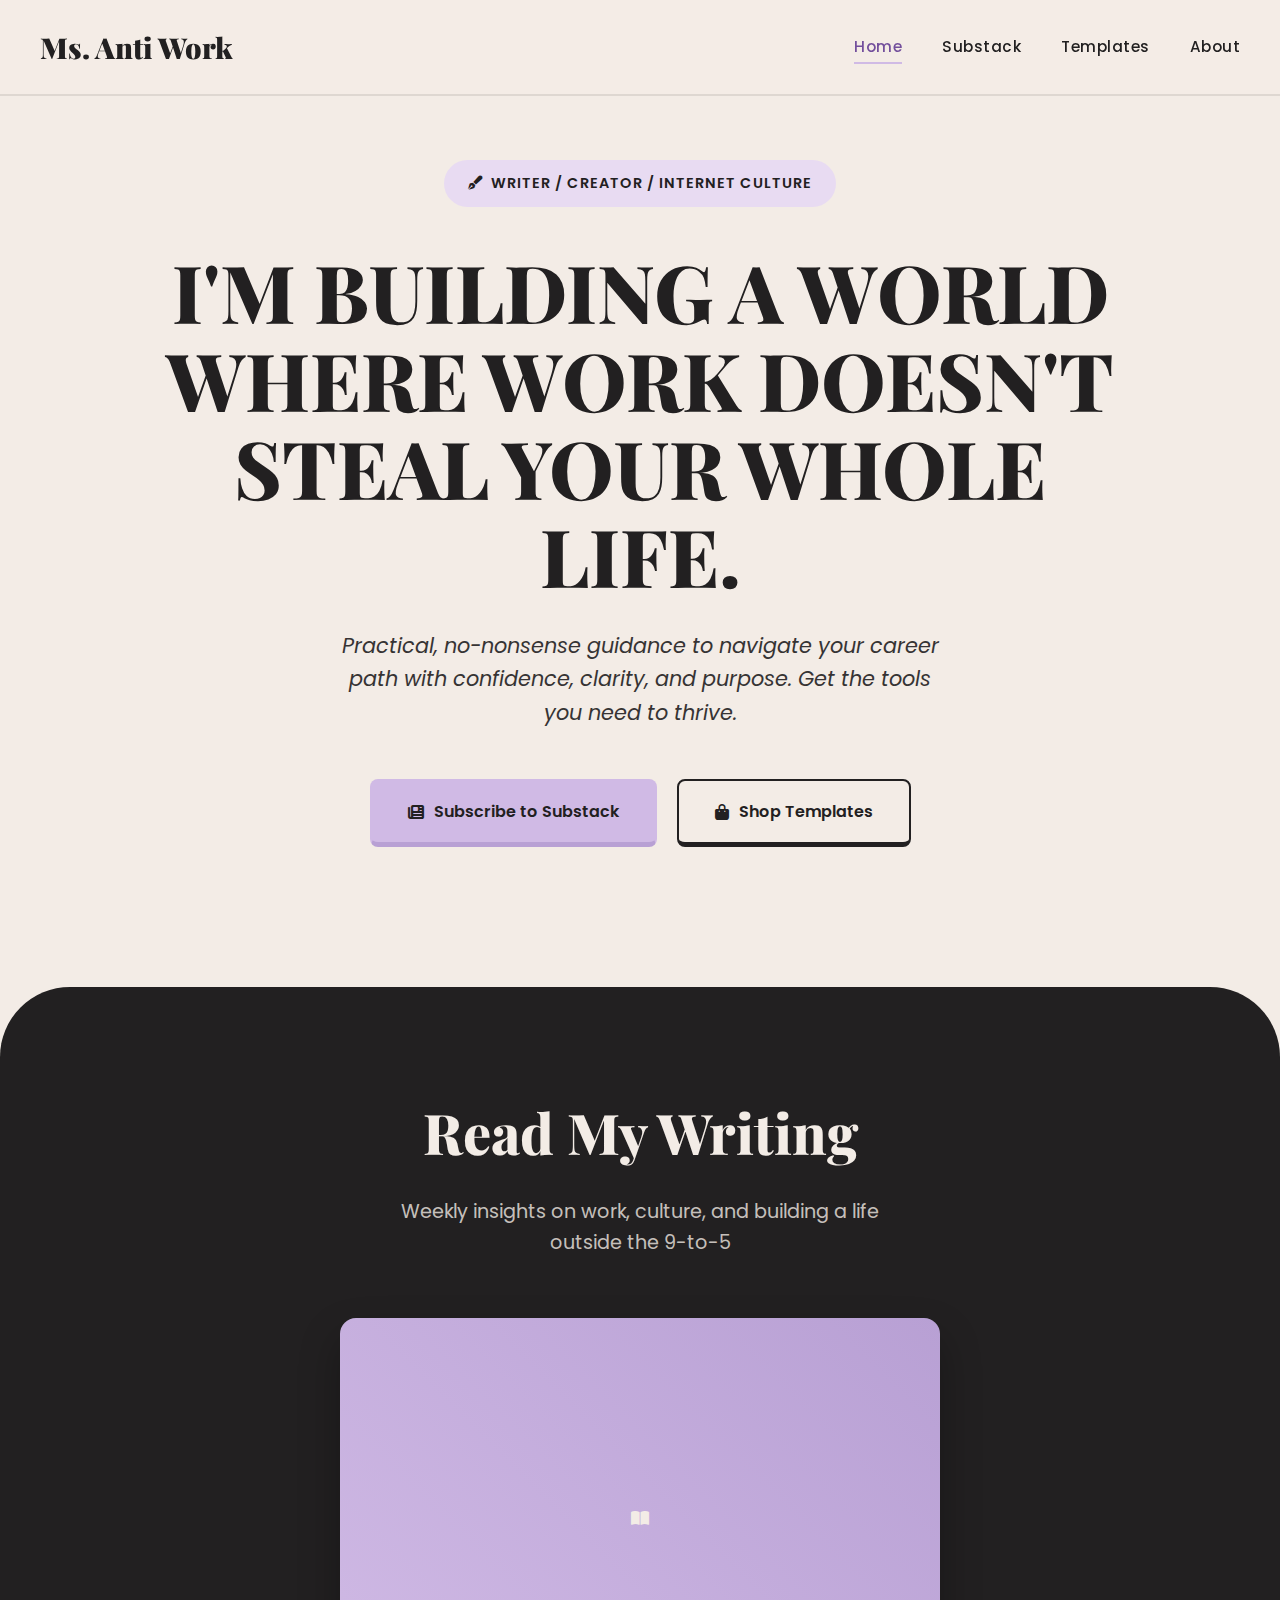
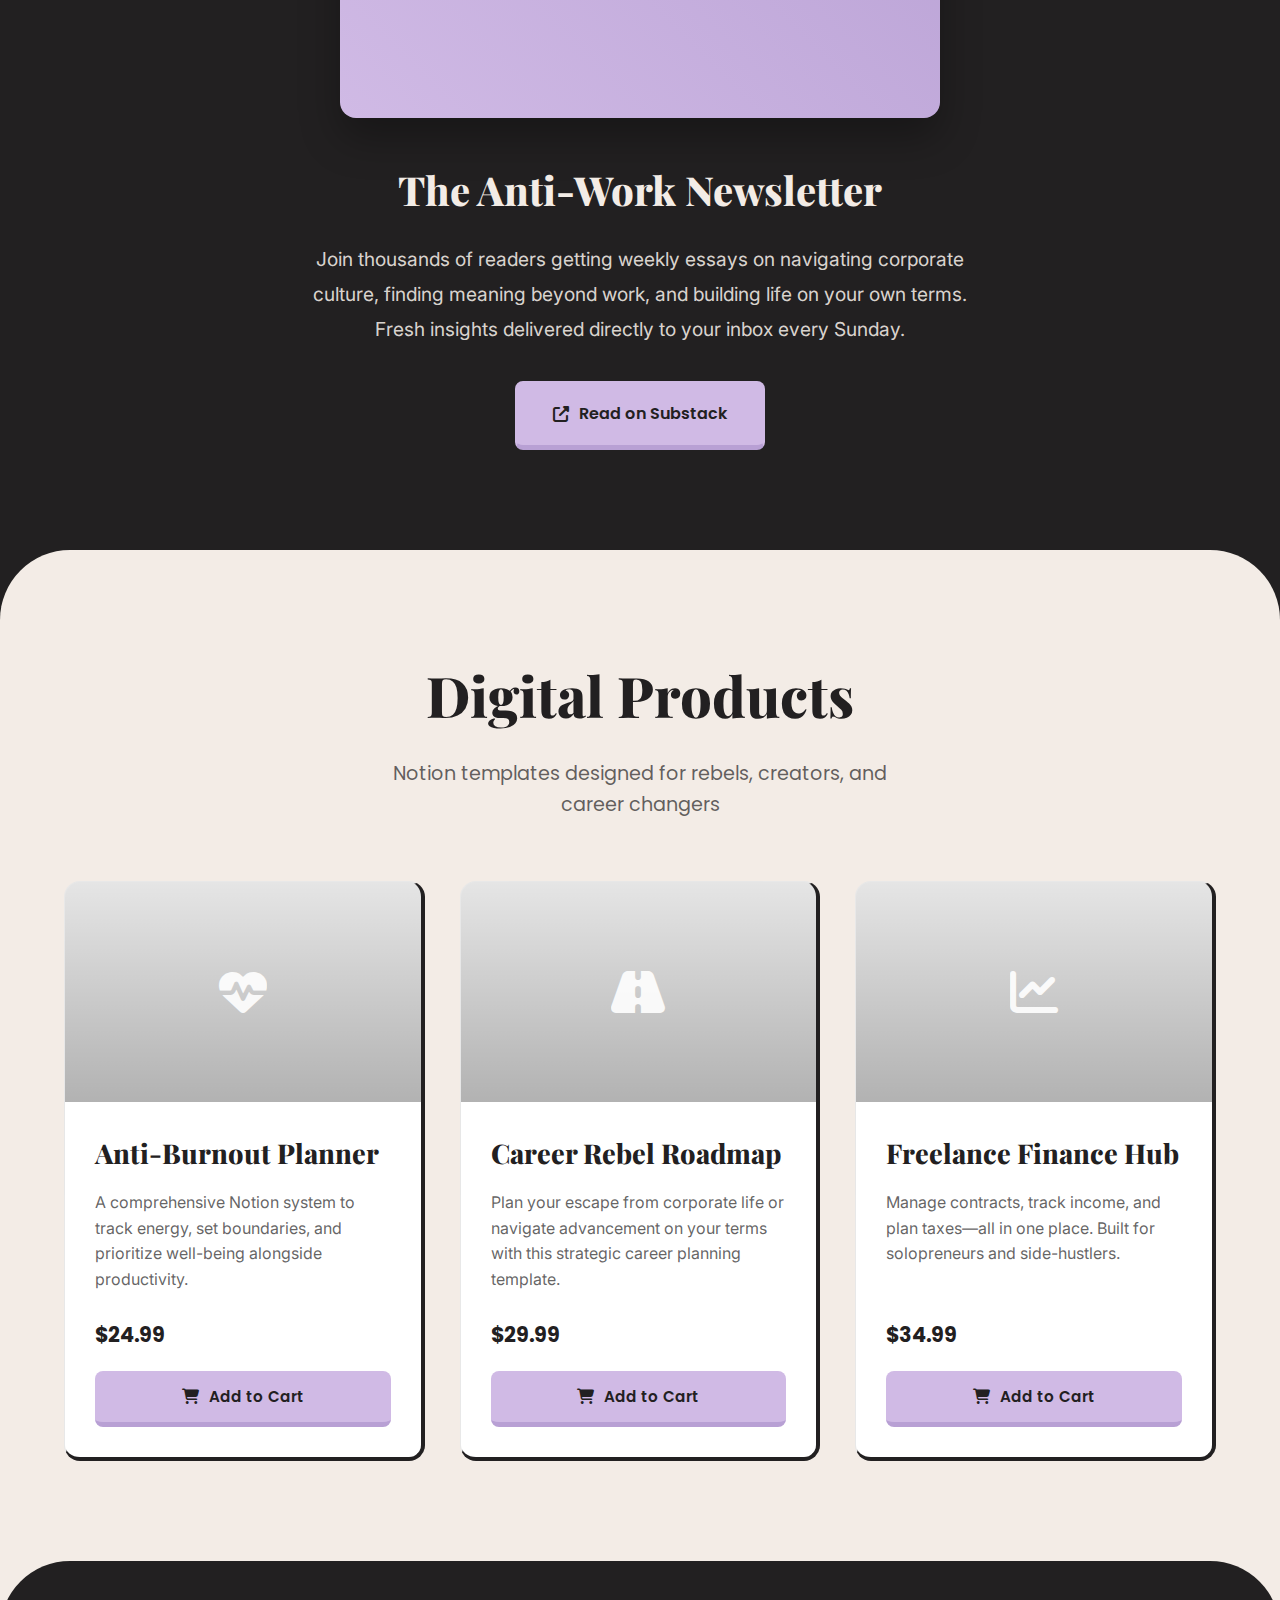
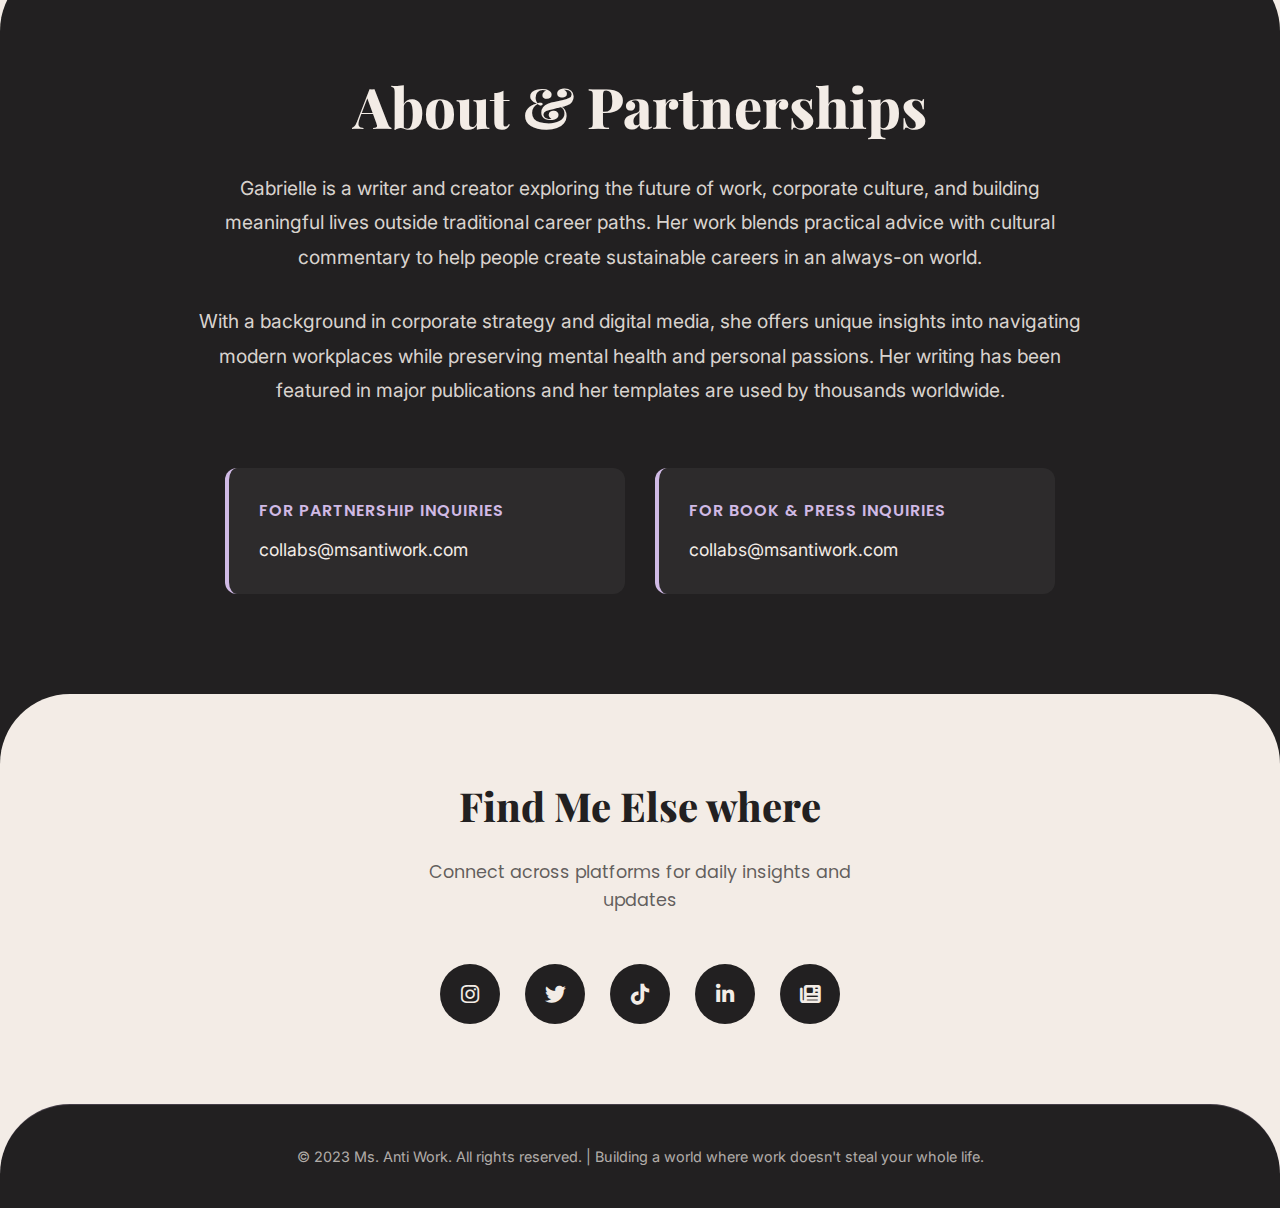
<file: demo2.html>
<!DOCTYPE html>
<html lang="en">
<head>
    <meta charset="UTF-8">
    <meta name="viewport" content="width=device-width, initial-scale=1.0">
    <title>Ms. Anti Work | Writer & Creator</title>
    <link rel="stylesheet" href="https://cdnjs.cloudflare.com/ajax/libs/font-awesome/6.4.0/css/all.min.css">
    <link rel="preconnect" href="https://fonts.googleapis.com">
    <link rel="preconnect" href="https://fonts.gstatic.com" crossorigin>
    <link href="https://fonts.googleapis.com/css2?family=Playfair+Display:wght@700;800;900&family=Poppins:wght@400;500;600;700&family=Inter:wght@300;400;500;600&display=swap" rel="stylesheet">
    <style>
        /* CSS Reset */
        * {
            margin: 0;
            padding: 0;
            box-sizing: border-box;
        }

        :root {
            --lilac: #d0bae5;
            --cream: #f3ece6;
            --charcoal: #222021;
            --light-lilac: #e8dbf2;
            --transition: all 0.3s cubic-bezier(0.4, 0, 0.2, 1);
        }

        body {
            font-family: 'Inter', sans-serif;
            color: var(--charcoal);
            background-color: var(--cream);
            line-height: 1.6;
            overflow-x: hidden;
        }

        h1, h2, h3 {
            font-family: 'Playfair Display', serif;
            font-weight: 800;
        }

        .subtitle {
            font-family: 'Poppins', sans-serif;
            font-weight: 500;
        }

        .container {
            width: 100%;
            max-width: 1200px;
            margin: 0 auto;
            padding: 0 24px;
        }

        section {
            padding: 100px 0;
        }

        /* Navbar - Clean Luxury */
        .navbar-container {
            background-color: var(--cream);
            position: fixed;
            top: 0;
            width: 100%;
            z-index: 1000;
            border-bottom: 2px solid rgba(34, 32, 33, 0.1);
            backdrop-filter: blur(10px);
            background-color: rgba(243, 236, 230, 0.95);
        }

        .navbar {
            display: flex;
            justify-content: space-between;
            align-items: center;
            padding: 24px 0;
            max-width: 1200px;
            margin: 0 auto;
        }

        .navbar-logo {
            font-family: 'Playfair Display', serif;
            font-weight: 900;
            font-size: 1.8rem;
            color: var(--charcoal);
        }

        .navbar-links {
            display: flex;
            gap: 40px;
            align-items: center;
        }

        .nav-link {
            color: var(--charcoal);
            text-decoration: none;
            font-family: 'Poppins', sans-serif;
            font-weight: 500;
            font-size: 0.95rem;
            letter-spacing: 0.5px;
            transition: var(--transition);
            position: relative;
        }

        .nav-link:hover {
            color:#734f9c;
        }

        .nav-link.active {
            color:#734f9c;
        }

        .nav-link.active::after {
            content: '';
            position: absolute;
            bottom: -5px;
            left: 0;
            width: 100%;
            height: 2px;
            background-color: var(--lilac);
        }

        .menu-toggle {
            display: none;
            background: none;
            border: none;
            color: var(--charcoal);
            font-size: 1.5rem;
            cursor: pointer;
        }

        /* Hero Section - Compact & High Energy */
        .hero-section {
            padding-top: 160px;
            padding-bottom: 80px;
            min-height: 100vh;
            display: flex;
            align-items: center;
        }

        .hero-content {
            max-width: 1000px;
            margin: 0 auto;
            text-align: center;
        }

        .hero-tag {
            display: inline-flex;
            align-items: center;
            gap: 8px;
            background-color: var(--light-lilac);
            color: var(--charcoal);
            padding: 12px 24px;
            border-radius: 30px;
            font-family: 'Poppins', sans-serif;
            font-weight: 600;
            font-size: 0.9rem;
            text-transform: uppercase;
            letter-spacing: 1px;
            margin-bottom: 40px;
        }

        .hero-title {
            font-size: 5rem;
            line-height: 1.1;
            margin-bottom: 30px;
            color: var(--charcoal);
            text-transform: uppercase;
        }

        .hero-subtitle {
            font-family: 'Poppins', sans-serif;
            font-size: 1.3rem;
            color: var(--charcoal);
            max-width: 600px;
            margin: 0 auto 50px;
            opacity: 0.9;
            font-style: italic;
        }

        .hero-buttons {
            display: flex;
            gap: 20px;
            justify-content: center;
            margin-bottom: 60px;
        }

        .btn {
            display: inline-flex;
            align-items: center;
            justify-content: center;
            gap: 10px;
            padding: 18px 36px;
            font-family: 'Poppins', sans-serif;
            font-weight: 600;
            font-size: 1rem;
            text-decoration: none;
            border-radius: 8px;
            transition: var(--transition);
            border: 2px solid transparent;
        }

        .btn-primary {
            background-color: var(--lilac);
            color: var(--charcoal);
            border-bottom: #b8a0d4 5px solid;
        }

        .btn-primary:hover {
            background-color: var(--charcoal);
            color: var(--cream);
            transform: translateY(-2px);
            box-shadow: 0 10px 30px rgba(208, 186, 229, 0.3);
            border-bottom: black 5px solid;
        }

        .btn-secondary {
            background-color: transparent;
            color: var(--charcoal);
            border: 2px solid var(--charcoal);
            border-bottom: #222021 5px solid;
        }

        .btn-secondary:hover {
            background-color: var(--charcoal);
            color: var(--cream);
            transform: translateY(-2px);
        }

        /* Updated Substack Section - Book Image Centered */
        .substack-section {
            background-color: var(--charcoal);
            color: var(--cream);
            padding: 100px 0;
            border-radius: 70px 70px 0px 0px;
        }

        .section-header {
            text-align: center;
            margin-bottom: 60px;
        }

        .section-title {
            font-size: 3.5rem;
            margin-bottom: 20px;
            color: var(--cream);
        }

        .section-subtitle {
            font-family: 'Poppins', sans-serif;
            font-size: 1.2rem;
            color: rgba(243, 236, 230, 0.8);
            max-width: 500px;
            margin: 0 auto;
        }

        .book-container {
            display: flex;
            flex-direction: column;
            align-items: center;
            max-width: 900px;
            margin: 0 auto;
        }

        .book-image {
            width: 100%;
            max-width: 600px;
            height: 400px;
            background: linear-gradient(45deg, var(--lilac), #b8a0d4);
            border-radius: 16px;
            margin-bottom: 40px;
            display: flex;
            align-items: center;
            justify-content: center;
            overflow: hidden;
            box-shadow: 0 20px 40px rgba(0, 0, 0, 0.3);
            position: relative;
        }

        .book-image::before {
            content: "";
            position: absolute;
            top: 0;
            left: 0;
            right: 0;
            bottom: 0;
            background: url('https://images.unsplash.com/photo-1544716278-ca5e3f4abd8c?ixlib=rb-4.0.3&ixid=M3wxMjA3fDB8MHxwaG90by1wYWdlfHx8fGVufDB8fHx8fA%3D%3D&auto=format&fit=crop&w=1074&q=80') center/cover no-repeat;
            opacity: 0.9;
        }

        .book-content {
            text-align: center;
            max-width: 700px;
        }

        .book-content h3 {
            font-size: 2.5rem;
            margin-bottom: 20px;
            color: var(--cream);
        }

        .book-content p {
            font-family: 'Inter', sans-serif;
            font-size: 1.2rem;
            margin-bottom: 35px;
            line-height: 1.8;
            color: rgba(243, 236, 230, 0.9);
        }

        /* Updated Products Section - Images with CTA Buttons */
        .products-section {
            border-radius: 70px 70px 0px 0px;
            padding: 100px 0;
            background-color: var(--cream);
        }

        .products-section .section-title {
            color: var(--charcoal);
        }

        .products-section .section-subtitle {
            color: rgba(34, 32, 33, 0.7);
        }

        .products-grid {
            display: grid;
            grid-template-columns: repeat(auto-fit, minmax(300px, 1fr));
            gap: 35px;
            margin-top: 60px;
        }

        .product-card {
            background-color: white;
            border-radius: 16px;
            overflow: hidden;
            transition: var(--transition);
            border: 1px solid rgba(34, 32, 33, 0.1);
            display: flex;
            flex-direction: column;
            height: 100%;
            border-right: #222021 4px solid;
            border-bottom: #222021 4px solid;
        }

        .product-card:hover {
            transform: translateY(-10px);
            box-shadow: 0 20px 40px rgba(34, 32, 33, 0.1);
            border-color: var(--lilac);
        }

        .product-image {
            width: 100%;
            height: 220px;
            background-size: cover;
            background-position: center;
            display: flex;
            align-items: center;
            justify-content: center;
            position: relative;
        }

        .product-image::after {
            content: "";
            position: absolute;
            top: 0;
            left: 0;
            right: 0;
            bottom: 0;
            background: linear-gradient(to bottom, rgba(0,0,0,0.1), rgba(0,0,0,0.3));
        }

        .product-image i {
            z-index: 2;
            font-size: 3rem;
            color: white;
            opacity: 0.9;
        }

        .product-content {
            padding: 30px;
            display: flex;
            flex-direction: column;
            flex-grow: 1;
            text-decoration: none !important;
        }

        .product-name {
            font-size: 1.7rem;
            margin-bottom: 15px;
            color: var(--charcoal);
            text-decoration: none !important;
        }

        .product-desc {
            font-family: 'Inter', sans-serif;
            color: rgba(34, 32, 33, 0.7);
            margin-bottom: 25px;
            line-height: 1.6;
            flex-grow: 1;
        }

        .product-price {
            font-family: 'Poppins', sans-serif;
            font-weight: 700;
            font-size: 1.3rem;
            color: var(--charcoal);
            margin-bottom: 20px;
        }

        .product-btn {
            display: inline-flex;
            align-items: center;
            justify-content: center;
            gap: 10px;
            padding: 14px 24px;
            background-color: var(--lilac);
            color: var(--charcoal);
            border-radius: 8px;
            text-decoration: none;
            font-family: 'Poppins', sans-serif;
            font-weight: 600;
            font-size: 0.95rem;
            transition: var(--transition);
            border: none;
            cursor: pointer;
            width: 100%;
            border-bottom: #b8a0d4 5px solid;
        }

        .product-btn:hover {
            background-color: var(--charcoal);
            color: var(--cream);
            transform: translateY(-2px);
        }

        /* Updated About Section - Fully Responsive */
        .about-section {
            padding: 100px 0;
            background-color: var(--charcoal);
            color: var(--cream);
            border-radius: 70px 70px 0px 0px;
        }

        .about-container {
            max-width: 900px;
            margin: 0 auto;
            text-align: center;
        }

        .about-content {
            margin-bottom: 60px;
        }

        .about-content p {
            font-family: 'Inter', sans-serif;
            font-size: 1.2rem;
            line-height: 1.8;
            margin-bottom: 30px;
            color: rgba(243, 236, 230, 0.9);
        }

        .contact-info {
            display: flex;
            flex-wrap: wrap;
            justify-content: center;
            gap: 30px;
            max-width: 900px;
            margin: 0 auto;
        }

        .contact-item {
            text-align: left;
            padding: 30px;
            background-color: rgba(255, 255, 255, 0.05);
            border-radius: 12px;
            border-left: 4px solid var(--lilac);
            flex: 1;
            min-width: 250px;
            max-width: 400px;
        }

        .contact-label {
            font-family: 'Poppins', sans-serif;
            font-weight: 600;
            margin-bottom: 12px;
            color: var(--lilac);
            font-size: 1rem;
            text-transform: uppercase;
            letter-spacing: 1px;
        }

        .contact-email {
            font-family: 'Inter', sans-serif;
            color: var(--cream);
            text-decoration: none;
            font-size: 1.1rem;
            transition: var(--transition);
            word-break: break-all;
        }

        .contact-email:hover {
            color: var(--lilac);
            text-decoration: underline;
        }

        /* Social Section - Clean Icons */
        .social-section {
            padding: 80px 0;
            background-color: var(--cream);
            text-align: center;
            border-radius: 70px 70px 0px 0px;
        }

        .social-title {
            font-size: 2.5rem;
            margin-bottom: 20px;
            color: var(--charcoal);
        }

        .social-subtitle {
            font-family: 'Poppins', sans-serif;
            font-size: 1.1rem;
            color: rgba(34, 32, 33, 0.7);
            margin-bottom: 50px;
            max-width: 500px;
            margin: 0 auto 50px;
        }

        .social-links {
            display: flex;
            justify-content: center;
            gap: 25px;
            flex-wrap: wrap;
        }

        .social-link {
            display: flex;
            align-items: center;
            justify-content: center;
            width: 60px;
            height: 60px;
            background-color: var(--charcoal);
            color: var(--cream);
            border-radius: 50%;
            font-size: 1.3rem;
            transition: var(--transition);
            text-decoration: none;
        }

        .social-link:hover {
            background-color: var(--lilac);
            color: var(--charcoal);
            transform: translateY(-5px);
        }

        /* Footer */
        .footer {
            padding: 40px 0;
            background-color: var(--charcoal);
            color: var(--cream);
            text-align: center;
            border-top: 1px solid rgba(208, 186, 229, 0.2);
            border-radius: 70px 70px 0px 0px;
        }

        .footer-text {
            font-family: 'Inter', sans-serif;
            font-size: 0.9rem;
            color: rgba(243, 236, 230, 0.7);
        }

        /* Responsive Design */
        @media (max-width: 1200px) {
            .container {
                padding: 0 30px;
            }
        }

        @media (max-width: 1024px) {
            .hero-title {
                font-size: 3.5rem;
            }
            
            .section-title {
                font-size: 2.8rem;
            }
            
            .book-image {
                max-width: 500px;
                height: 350px;
            }
        }

        @media (max-width: 900px) {
            .contact-info {
                flex-direction: column;
                align-items: center;
            }
            
            .contact-item {
                width: 100%;
                max-width: 500px;
            }
        }

        @media (max-width: 768px) {
            .navbar-links {
                position: fixed;
                top: 90px;
                left: 0;
                width: 100%;
                background-color: var(--cream);
                flex-direction: column;
                padding: 30px;
                gap: 25px;
                transform: translateY(-100%);
                opacity: 0;
                visibility: hidden;
                transition: var(--transition);
                box-shadow: 0 10px 30px rgba(34, 32, 33, 0.1);
                z-index: 999;
            }
            
            .navbar-links.active {
                transform: translateY(0);
                opacity: 1;
                visibility: visible;
            }
            
            .menu-toggle {
                display: block;
            }
            
            .hero-section {
                padding-top: 140px;
            }
            
            .hero-title {
                font-size: 2.8rem;
            }
            
            .hero-subtitle {
                font-size: 1.1rem;
            }
            
            .hero-buttons {
                flex-direction: column;
                align-items: center;
            }
            
            .btn {
                width: 100%;
                max-width: 300px;
            }
            
            .section-title {
                font-size: 2.3rem;
            }
            
            .book-image {
                height: 300px;
                max-width: 450px;
            }
            
            .book-content h3 {
                font-size: 2rem;
            }
            
            .products-grid {
                grid-template-columns: repeat(auto-fit, minmax(280px, 1fr));
                max-width: 600px;
                margin: 60px auto 0;
            }
        }

        @media (max-width: 600px) {
            section {
                padding: 80px 0;
            }
            
            .hero-title {
                font-size: 2.3rem;
            }
            
            .section-title {
                font-size: 2rem;
            }
            
            .book-image {
                height: 250px;
                max-width: 350px;
            }
            
            .book-content p {
                font-size: 1.1rem;
            }
            
            .products-grid {
                grid-template-columns: 1fr;
                max-width: 400px;
            }
            
            .contact-item {
                padding: 25px 20px;
            }
            
            .substack-section,
            .about-section {
                border-radius: 50px 50px 0 0;
            }
        }

        @media (max-width: 480px) {
            .container {
                padding: 0 20px;
            }
            
            .hero-title {
                font-size: 2rem;
            }
            
            .section-title {
                font-size: 1.8rem;
            }
            
            .book-image {
                height: 200px;
                max-width: 300px;
            }
            
            .book-content h3 {
                font-size: 1.7rem;
            }
            
            .book-content p {
                font-size: 1rem;
            }
            
            .product-card {
                max-width: 100%;
            }
            
            .contact-item {
                padding: 20px;
                min-width: 100%;
            }
            
            .social-links {
                gap: 15px;
            }
            
            .social-link {
                width: 50px;
                height: 50px;
                font-size: 1.1rem;
            }
            
            .substack-section,
            .about-section {
                border-radius: 40px 40px 0 0;
            }
        }

        @media (max-width: 360px) {
            .hero-title {
                font-size: 1.8rem;
            }
            
            .hero-subtitle {
                font-size: 1rem;
            }
            
            .section-title {
                font-size: 1.6rem;
            }
            
            .book-image {
                height: 180px;
                max-width: 260px;
            }
        }
    </style>
</head>
<body>
    <!-- Navigation -->
    <header class="navbar-container">
        <nav class="navbar container">
            <div class="navbar-logo">Ms. Anti Work</div>
            
            <div class="navbar-links" id="navbarLinks">
                <a href="#home" class="nav-link active">Home</a>
                <a href="#substack" class="nav-link">Substack</a>
                <a href="#products" class="nav-link">Templates</a>
                <a href="#about" class="nav-link">About</a>
            </div>
            
            <button class="menu-toggle" id="menuToggle">
                <i class="fas fa-bars"></i>
            </button>
        </nav>
    </header>

    <!-- Hero Section -->
    <section class="hero-section" id="home">
        <div class="container">
            <div class="hero-content">
                <div class="hero-tag">
                    <i class="fas fa-pen-fancy"></i>
                    <span>Writer / Creator / Internet Culture</span>
                </div>
                
                <h1 class="hero-title">
                    I'm building a world where work doesn't steal your whole life.
                </h1>
                
                <p class="hero-subtitle">
                    Practical, no-nonsense guidance to navigate your career path with confidence, clarity, and purpose. Get the tools you need to thrive.
                </p>
                
                <div class="hero-buttons">
                    <a href="https://substack.com/@msantiwork" target="_blank" class="btn btn-primary">
                        <i class="fas fa-newspaper"></i> Subscribe to Substack
                    </a>
                    <a href="#products" class="btn btn-secondary">
                        <i class="fas fa-shopping-bag"></i> Shop Templates
                    </a>
                </div>
            </div>
        </div>
    </section>

    <!-- Updated Substack Section -->
    <section class="substack-section" id="substack">
        <div class="container">
            <div class="section-header">
                <h2 class="section-title">Read My Writing</h2>
                <p class="section-subtitle">Weekly insights on work, culture, and building a life outside the 9-to-5</p>
            </div>
            
            <div class="book-container">
                <div class="book-image">
                    <i class="fas fa-book-open"></i>
                </div>
                <div class="book-content">
                    <h3>The Anti-Work Newsletter</h3>
                    <p>Join thousands of readers getting weekly essays on navigating corporate culture, finding meaning beyond work, and building life on your own terms. Fresh insights delivered directly to your inbox every Sunday.</p>
                    <a href="https://substack.com/@msantiwork" target="_blank" class="btn btn-primary">
                        <i class="fas fa-external-link-alt"></i> Read on Substack
                    </a>
                </div>
            </div>
        </div>
    </section>

    <!-- Updated Products Section -->
     <div style="background-color: #222021 !important;">
    <section class="products-section" id="products">
        <div class="container">
            <div class="section-header">
                <h2 class="section-title">Digital Products</h2>
                <p class="section-subtitle">Notion templates designed for rebels, creators, and career changers</p>
            </div>
            
            <div class="products-grid">
                <!-- Template 1 -->
                <div class="product-card">
                    <div class="product-image" style="background-image: url('https://images.unsplash.com/photo-1545235617-9465d2a55698?ixlib=rb-4.0.3&ixid=M3wxMjA3fDB8MHxwaG90by1wYWdlfHx8fGVufDB8fHx8fA%3D%3D&auto=format&fit=crop&w=1180&q=80');">
                        <i class="fas fa-heartbeat"></i>
                    </div>
                    <div class="product-content">
                        <h3 class="product-name">Anti-Burnout Planner</h3>
                        <p class="product-desc">A comprehensive Notion system to track energy, set boundaries, and prioritize well-being alongside productivity.</p>
                        <div class="product-price">$24.99</div>
                        <button class="product-btn">
                            <i class="fas fa-shopping-cart"></i> Add to Cart
                        </button>
                    </div>
                </div>
                
                <!-- Template 2 -->
                <div class="product-card">
                    <div class="product-image" style="background-image: url('https://images.unsplash.com/photo-1542744173-8e7e53415bb0?ixlib=rb-4.0.3&ixid=M3wxMjA3fDB8MHxwaG90by1wYWdlfHx8fGVufDB8fHx8fA%3D%3D&auto=format&fit=crop&w=1170&q=80');">
                        <i class="fas fa-road"></i>
                    </div>
                    <div class="product-content">
                        <h3 class="product-name">Career Rebel Roadmap</h3>
                        <p class="product-desc">Plan your escape from corporate life or navigate advancement on your terms with this strategic career planning template.</p>
                        <div class="product-price">$29.99</div>
                        <button class="product-btn">
                            <i class="fas fa-shopping-cart"></i> Add to Cart
                        </button>
                    </div>
                </div>
                
                <!-- Template 3 -->
                <div class="product-card">
                    <div class="product-image" style="background-image: url('https://images.unsplash.com/photo-1554224155-6726b3ff858f?ixlib=rb-4.0.3&ixid=M3wxMjA3fDB8MHxwaG90by1wYWdlfHx8fGVufDB8fHx8fA%3D%3D&auto=format&fit=crop&w=1011&q=80');">
                        <i class="fas fa-chart-line"></i>
                    </div>
                    <div class="product-content">
                        <h3 class="product-name">Freelance Finance Hub</h3>
                        <p class="product-desc">Manage contracts, track income, and plan taxes—all in one place. Built for solopreneurs and side-hustlers.</p>
                        <div class="product-price">$34.99</div>
                        <button class="product-btn">
                            <i class="fas fa-shopping-cart"></i> Add to Cart
                        </button>
                    </div>
                </div>
            </div>
        </div>
    </section>
    </div>

    <!-- Updated About Section -->
    <section class="about-section" id="about">
        <div class="container">
            <div class="about-container">
                <div class="about-content">
                    <h2 class="section-title">About & Partnerships</h2>
                    <p>
                        Gabrielle is a writer and creator exploring the future of work, corporate culture, and building meaningful lives outside traditional career paths. Her work blends practical advice with cultural commentary to help people create sustainable careers in an always-on world.
                    </p>
                    <p>
                        With a background in corporate strategy and digital media, she offers unique insights into navigating modern workplaces while preserving mental health and personal passions. Her writing has been featured in major publications and her templates are used by thousands worldwide.
                    </p>
                </div>
                
                <div class="contact-info">
                    <div class="contact-item">
                        <div class="contact-label">For Partnership Inquiries</div>
                        <a href="mailto:collabs@msantiwork.com" class="contact-email">collabs@msantiwork.com</a>
                    </div>
                    
                    <div class="contact-item">
                        <div class="contact-label">For Book & Press Inquiries</div>
                        <a href="mailto:collabs@msantiwork.com" class="contact-email">collabs@msantiwork.com</a>
                    </div>
                </div>
            </div>
        </div>
    </section>

    <!-- Social Section -->
     <div style="background-color: #222021;">
    <section class="social-section">
        <div class="container">
            <h2 class="social-title">Find Me Else where</h2>
            <p class="social-subtitle">Connect across platforms for daily insights and updates</p>
            
            <div class="social-links">
                <a href="https://instagram.com/msantiwork" target="_blank" class="social-link">
                    <i class="fab fa-instagram"></i>
                </a>
                <a href="https://twitter.com/msantiwork" target="_blank" class="social-link">
                    <i class="fab fa-twitter"></i>
                </a>
                <a href="https://tiktok.com/@msantiwork" target="_blank" class="social-link">
                    <i class="fab fa-tiktok"></i>
                </a>
                <a href="https://linkedin.com/in/msantiwork" target="_blank" class="social-link">
                    <i class="fab fa-linkedin-in"></i>
                </a>
                <a href="https://substack.com/@msantiwork" target="_blank" class="social-link">
                    <i class="fas fa-newspaper"></i>
                </a>
            </div>
        </div>
    </section>
    </div>

    <!-- Footer -->
    <footer class="footer">
        <div class="container">
            <p class="footer-text">© 2023 Ms. Anti Work. All rights reserved. | Building a world where work doesn't steal your whole life.</p>
        </div>
    </footer>

    <script>
        // Mobile Menu Toggle
        const menuToggle = document.getElementById('menuToggle');
        const navbarLinks = document.getElementById('navbarLinks');

        menuToggle.addEventListener('click', function() {
            navbarLinks.classList.toggle('active');
            
            // Change icon
            const icon = this.querySelector('i');
            if (navbarLinks.classList.contains('active')) {
                icon.classList.remove('fa-bars');
                icon.classList.add('fa-times');
            } else {
                icon.classList.remove('fa-times');
                icon.classList.add('fa-bars');
            }
        });

        // Close mobile menu when clicking on a link
        document.querySelectorAll('.nav-link').forEach(link => {
            link.addEventListener('click', function(e) {
                // Only prevent default for anchor links
                if (this.getAttribute('href').startsWith('#')) {
                    e.preventDefault();
                    
                    const targetId = this.getAttribute('href');
                    const targetElement = document.querySelector(targetId);
                    
                    if (targetElement) {
                        window.scrollTo({
                            top: targetElement.offsetTop - 100,
                            behavior: 'smooth'
                        });
                    }
                }
                
                // Close mobile menu
                if (navbarLinks.classList.contains('active')) {
                    navbarLinks.classList.remove('active');
                    const icon = menuToggle.querySelector('i');
                    icon.classList.remove('fa-times');
                    icon.classList.add('fa-bars');
                }
                
                // Update active link
                document.querySelectorAll('.nav-link').forEach(item => {
                    item.classList.remove('active');
                });
                this.classList.add('active');
            });
        });

        // Update active link on scroll
        window.addEventListener('scroll', function() {
            const sections = document.querySelectorAll('section');
            const navLinks = document.querySelectorAll('.nav-link');
            
            let current = '';
            
            sections.forEach(section => {
                const sectionTop = section.offsetTop;
                const sectionHeight = section.clientHeight;
                if (scrollY >= (sectionTop - 150)) {
                    current = section.getAttribute('id');
                }
            });
            
            navLinks.forEach(link => {
                link.classList.remove('active');
                if (link.getAttribute('href') === `#${current}`) {
                    link.classList.add('active');
                }
            });
        });

        // Handle product button clicks
        document.querySelectorAll('.product-btn').forEach(button => {
            button.addEventListener('click', function(e) {
                const productName = this.closest('.product-card').querySelector('.product-name').textContent;
                alert(`"${productName}" has been added to your cart! In a real website, this would redirect to checkout.`);
            });
        });

        // Make entire page responsive with additional adjustments
        window.addEventListener('resize', function() {
            // Update book image size based on viewport
            const bookImage = document.querySelector('.book-image');
            if (bookImage) {
                if (window.innerWidth <= 480) {
                    bookImage.style.maxWidth = '280px';
                } else if (window.innerWidth <= 600) {
                    bookImage.style.maxWidth = '350px';
                } else if (window.innerWidth <= 768) {
                    bookImage.style.maxWidth = '450px';
                } else {
                    bookImage.style.maxWidth = '600px';
                }
            }
        });

        // Initialize on load
        document.addEventListener('DOMContentLoaded', function() {
            // Trigger resize event to set initial values
            window.dispatchEvent(new Event('resize'));
        });
    </script>
</body>
</html>
</file>
